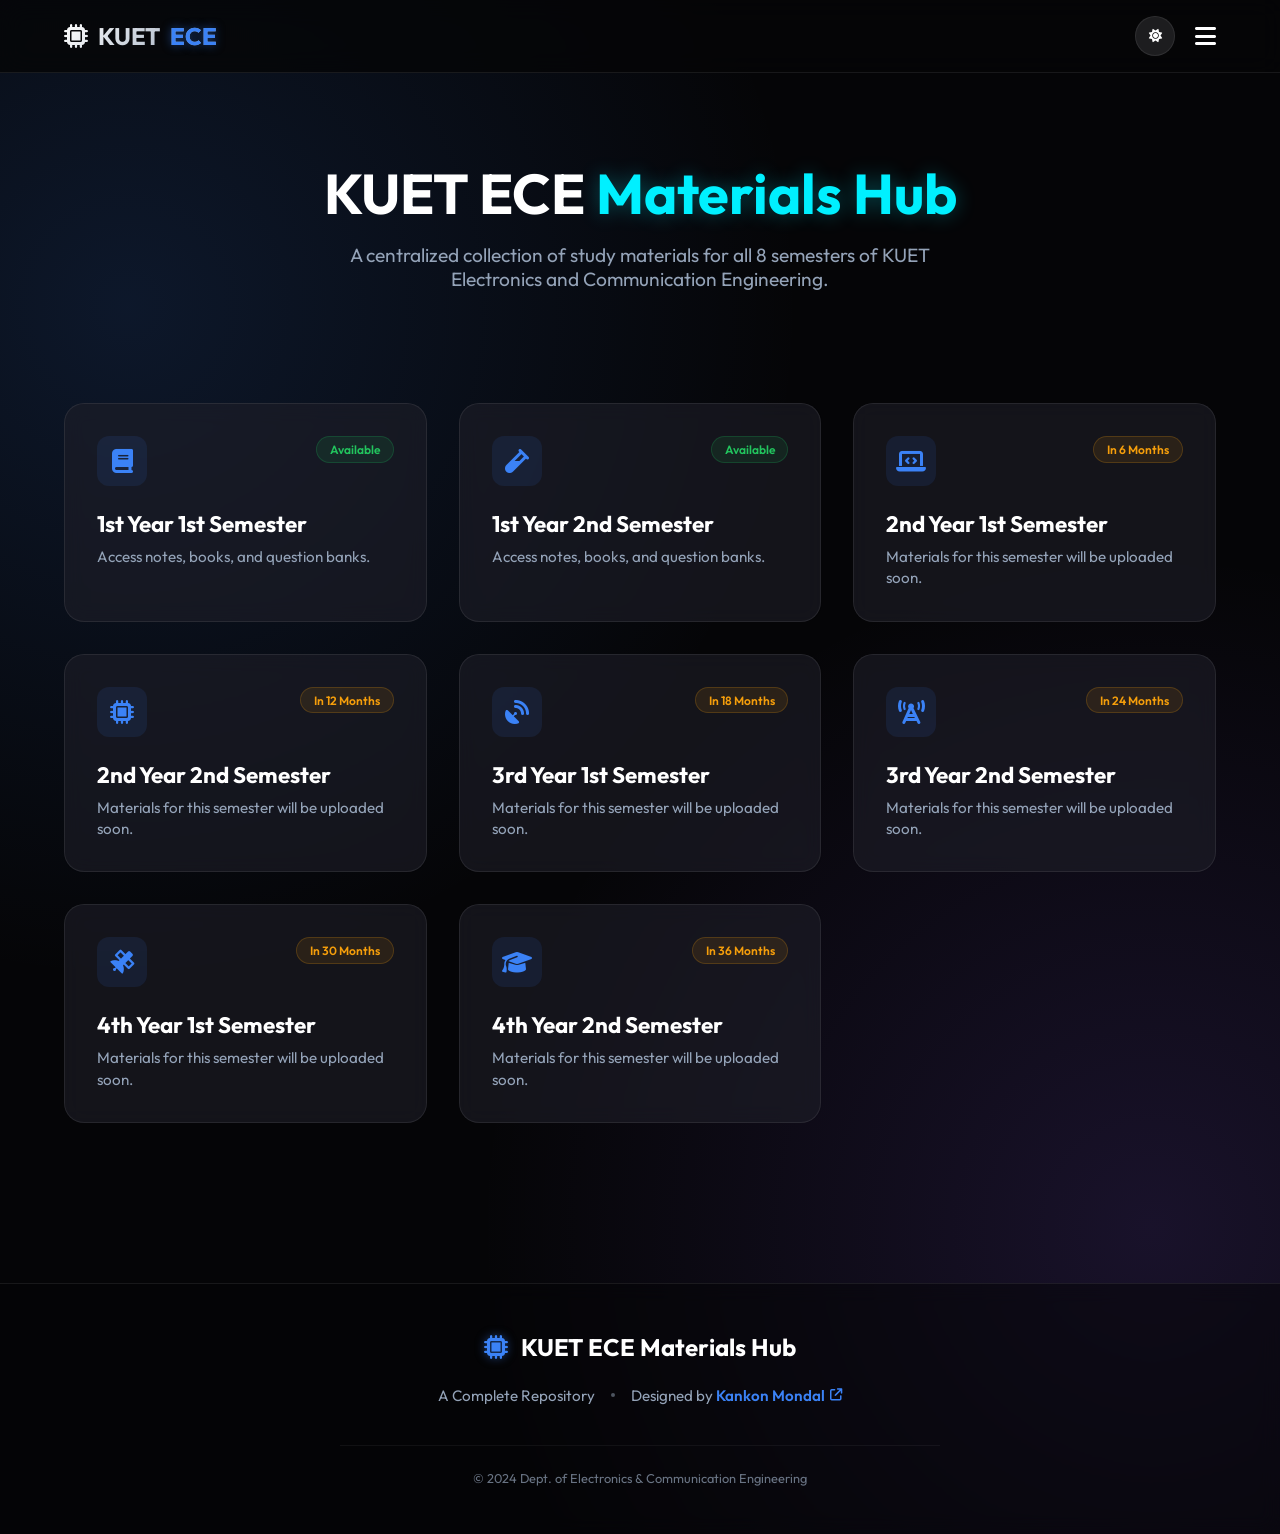
<file: index.html>
<!DOCTYPE html>
<html lang="en">
<head>
    <meta charset="UTF-8">
    <meta name="viewport" content="width=device-width, initial-scale=1.0">
    <title>KUET ECE Materials Hub</title>
    <meta name="description" content="A centralized collection of study materials for KUET Electronics and Communication Engineering.">
    <meta property="og:title" content="KUET ECE Materials Hub">
    <meta property="og:description" content="Access lecture notes, books, and question banks for KUET ECE.">
    <meta property="og:type" content="website">
    <meta name="theme-color" content="#3b82f6">
    <link rel="icon" href="assets/favicon.ico" type="image/x-icon">
    <link rel="preconnect" href="https://fonts.googleapis.com">
    <link rel="preconnect" href="https://fonts.gstatic.com" crossorigin>
    <link href="https://fonts.googleapis.com/css2?family=Inter:wght@400;500;600;700&family=Outfit:wght@400;500;700&display=swap" rel="stylesheet">
    <link rel="stylesheet" href="css/style.css">
    <link rel="stylesheet" href="https://cdnjs.cloudflare.com/ajax/libs/font-awesome/6.4.0/css/all.min.css">
</head>
<body>

    <header>
        <a href="index.html" class="logo">
            <i class="fa-solid fa-microchip"></i>
            KUET <span>ECE</span>
        </a>
        <nav class="main-nav">
            <div class="nav-links">
                <a href="index.html" class="active">Home</a>
                <a href="pages/semester-1-1.html">Semester 1-1</a>
                <a href="pages/semester-1-2.html">Semester 1-2</a>
                <a href="pages/semester-2-1.html">Semester 2-1</a>
                <a href="pages/semester-2-2.html">Semester 2-2</a>
                <a href="pages/semester-3-1.html">Semester 3-1</a>
                <a href="pages/semester-3-2.html">Semester 3-2</a>
                <a href="pages/semester-4-1.html">Semester 4-1</a>
                <a href="pages/semester-4-2.html">Semester 4-2</a>
            </div>
            <div class="nav-actions">
                <button class="theme-toggle" onclick="toggleTheme()" aria-label="Toggle Dark Mode">
                    <i class="fa-solid fa-sun"></i>
                </button>
                <button class="mobile-menu-btn" onclick="toggleMobileMenu()" aria-label="Toggle Menu">
                    <i class="fa-solid fa-bars"></i>
                </button>
            </div>
        </nav>
    </header>

    <main>
        <section class="hero hub-hero">
            <h1>KUET ECE <span class="highlight">Materials Hub</span></h1>
            <p>A centralized collection of study materials for all 8 semesters of KUET Electronics and Communication Engineering.</p>
        </section>

        <section class="hub-grid">
            <!-- Semester 1-1 -->
            <a href="pages/semester-1-1.html" class="hub-card">
                <div class="hub-card-header">
                    <div class="hub-card-icon"><i class="fa-solid fa-book"></i></div>
                    <span class="status-badge available">Available</span>
                </div>
                <h3>1st Year 1st Semester</h3>
                <p>Access notes, books, and question banks.</p>
            </a>

            <!-- Semester 1-2 -->
            <a href="pages/semester-1-2.html" class="hub-card">
                <div class="hub-card-header">
                    <div class="hub-card-icon"><i class="fa-solid fa-vial"></i></div>
                    <span class="status-badge available">Available</span>
                </div>
                <h3>1st Year 2nd Semester</h3>
                <p>Access notes, books, and question banks.</p>
            </a>

            <!-- Semester 2-1 -->
            <a href="pages/semester-2-1.html" class="hub-card">
                <div class="hub-card-header">
                    <div class="hub-card-icon"><i class="fa-solid fa-laptop-code"></i></div>
                    <span class="status-badge upcoming countdown" data-date="2027-01-01T00:00:00">In 6 Months</span>
                </div>
                <h3>2nd Year 1st Semester</h3>
                <p>Materials for this semester will be uploaded soon.</p>
            </a>

            <!-- Semester 2-2 -->
            <a href="pages/semester-2-2.html" class="hub-card">
                <div class="hub-card-header">
                    <div class="hub-card-icon"><i class="fa-solid fa-microchip"></i></div>
                    <span class="status-badge upcoming countdown" data-date="2027-07-01T00:00:00">In 12 Months</span>
                </div>
                <h3>2nd Year 2nd Semester</h3>
                <p>Materials for this semester will be uploaded soon.</p>
            </a>

            <!-- Semester 3-1 -->
            <a href="pages/semester-3-1.html" class="hub-card">
                <div class="hub-card-header">
                    <div class="hub-card-icon"><i class="fa-solid fa-satellite-dish"></i></div>
                    <span class="status-badge upcoming countdown" data-date="2028-01-01T00:00:00">In 18 Months</span>
                </div>
                <h3>3rd Year 1st Semester</h3>
                <p>Materials for this semester will be uploaded soon.</p>
            </a>

            <!-- Semester 3-2 -->
            <a href="pages/semester-3-2.html" class="hub-card">
                <div class="hub-card-header">
                    <div class="hub-card-icon"><i class="fa-solid fa-tower-cell"></i></div>
                    <span class="status-badge upcoming countdown" data-date="2028-07-01T00:00:00">In 24 Months</span>
                </div>
                <h3>3rd Year 2nd Semester</h3>
                <p>Materials for this semester will be uploaded soon.</p>
            </a>

            <!-- Semester 4-1 -->
            <a href="pages/semester-4-1.html" class="hub-card">
                <div class="hub-card-header">
                    <div class="hub-card-icon"><i class="fa-solid fa-satellite"></i></div>
                    <span class="status-badge upcoming countdown" data-date="2029-01-01T00:00:00">In 30 Months</span>
                </div>
                <h3>4th Year 1st Semester</h3>
                <p>Materials for this semester will be uploaded soon.</p>
            </a>

            <!-- Semester 4-2 -->
            <a href="pages/semester-4-2.html" class="hub-card">
                <div class="hub-card-header">
                    <div class="hub-card-icon"><i class="fa-solid fa-graduation-cap"></i></div>
                    <span class="status-badge upcoming countdown" data-date="2029-07-01T00:00:00">In 36 Months</span>
                </div>
                <h3>4th Year 2nd Semester</h3>
                <p>Materials for this semester will be uploaded soon.</p>
            </a>
        </section>
    </main>

    <footer>
        <div class="footer-content">
            <div class="footer-logo">
                <i class="fa-solid fa-microchip"></i>
                <span>KUET ECE Materials Hub</span>
            </div>
            
            <div class="footer-links">
                <p>A Complete Repository</p>
                <span class="separator"></span>
                <p>Designed by <a href="https://facebook.com/kankonnil" target="_blank" class="designer-link">Kankon Mondal <i class="fa-solid fa-arrow-up-right-from-square"></i></a></p>
            </div>

            <div class="footer-bottom">
                &copy; 2024 Dept. of Electronics & Communication Engineering
            </div>
        </div>
    </footer>

    <script src="js/script.js"></script>
    <button id="scrollTopBtn" class="scroll-top-btn" onclick="scrollToTop()" aria-label="Scroll to top">
        <i class="fa-solid fa-arrow-up"></i>
    </button>
</body>
</html>
</file>
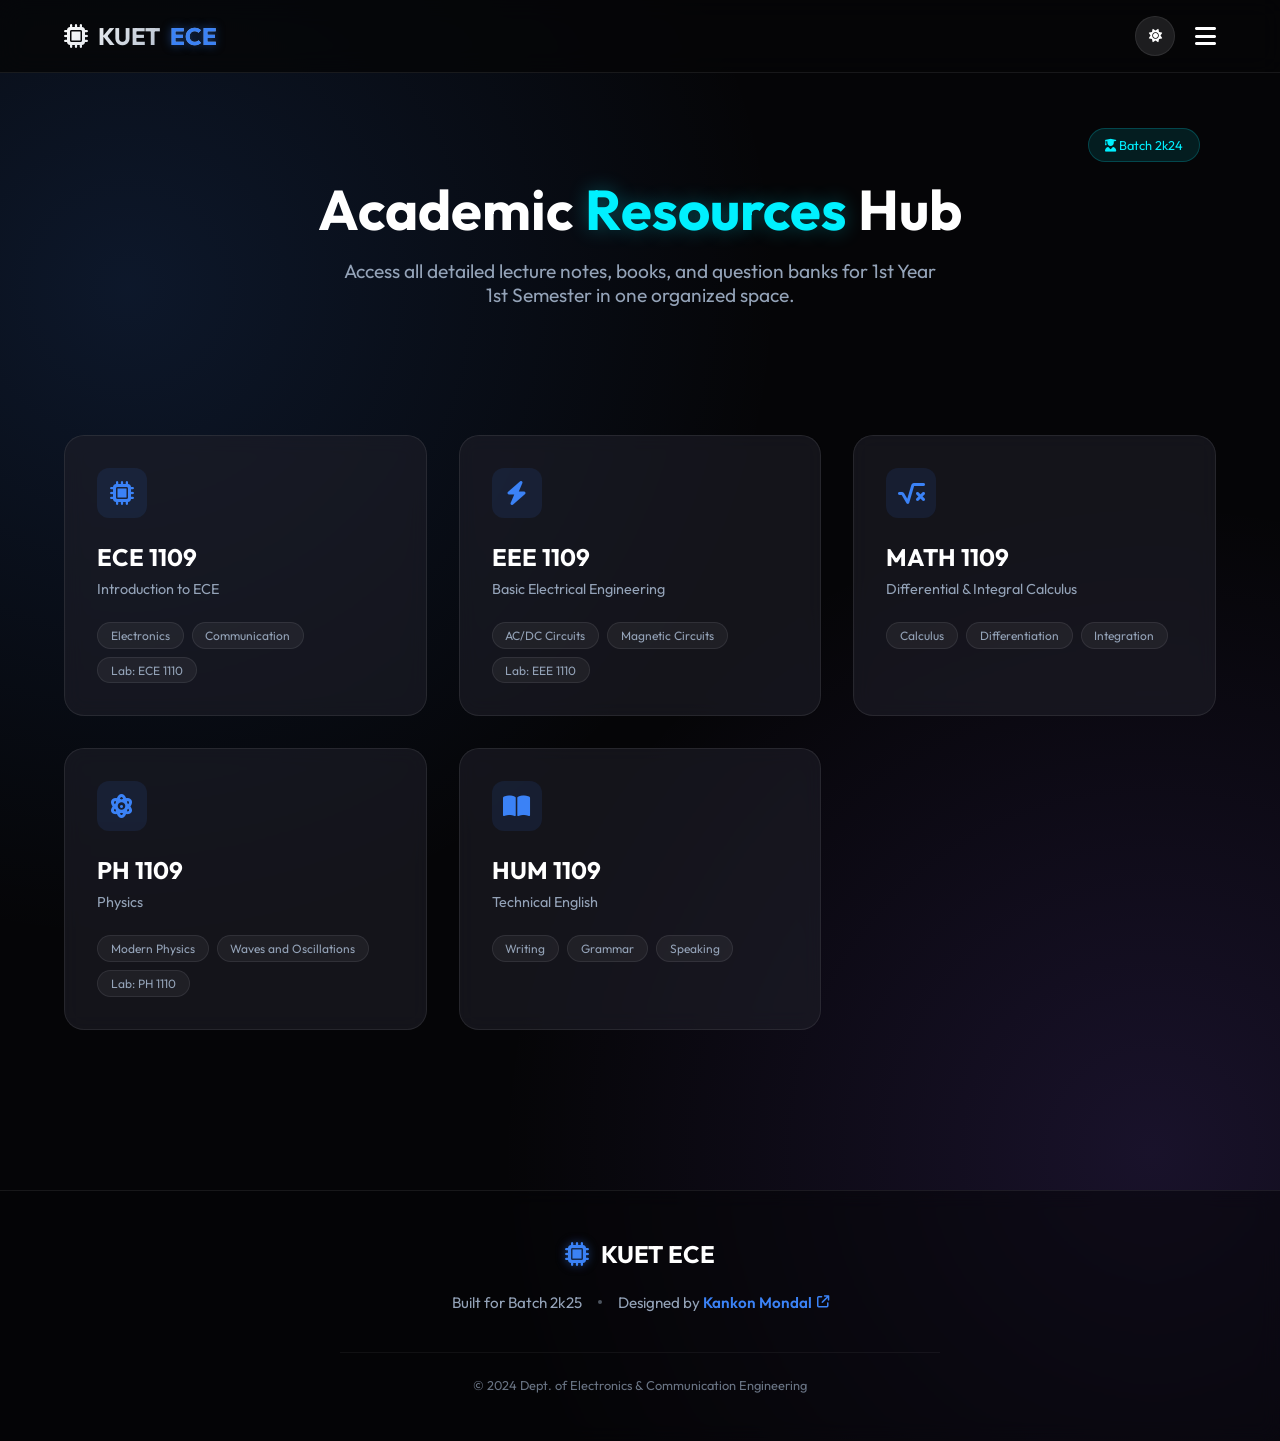
<file: pages/semester-1-1.html>
<!DOCTYPE html>
<html lang="en">
<head>
    <meta charset="UTF-8">
    <meta name="viewport" content="width=device-width, initial-scale=1.0">
    <title>KUET ECE | 1-1 Hub</title>
    <meta name="description" content="A centralized collection of study materials for KUET Electronics and Communication Engineering.">
    <meta property="og:title" content="KUET ECE Materials Hub">
    <meta property="og:description" content="Access lecture notes, books, and question banks for KUET ECE.">
    <meta property="og:type" content="website">
    <meta name="theme-color" content="#3b82f6">
    <link rel="icon" href="../assets/favicon.ico" type="image/x-icon">
    <link rel="preconnect" href="https://fonts.googleapis.com">
    <link rel="preconnect" href="https://fonts.gstatic.com" crossorigin>
    <link href="https://fonts.googleapis.com/css2?family=Inter:wght@400;500;600;700&family=Outfit:wght@400;500;700&display=swap" rel="stylesheet">
    <link rel="stylesheet" href="../css/style.css">
    <link rel="stylesheet" href="https://cdnjs.cloudflare.com/ajax/libs/font-awesome/6.4.0/css/all.min.css">
</head>
<body>

    <header>
        <a href="../index.html" class="logo">
            <i class="fa-solid fa-microchip"></i>
            KUET <span>ECE</span>
        </a>
        <nav class="main-nav">
            <div class="nav-links">
                <a href="../index.html">Home</a>
                <a href="semester-1-1.html" class="active">Semester 1-1</a>
                <a href="semester-1-2.html">Semester 1-2</a>
                <a href="semester-2-1.html">Semester 2-1</a>
                <a href="semester-2-2.html">Semester 2-2</a>
                <a href="semester-3-1.html">Semester 3-1</a>
                <a href="semester-3-2.html">Semester 3-2</a>
                <a href="semester-4-1.html">Semester 4-1</a>
                <a href="semester-4-2.html">Semester 4-2</a>
            </div>
            <div class="nav-actions">
                <button class="theme-toggle" onclick="toggleTheme()" aria-label="Toggle Dark Mode">
                    <i class="fa-solid fa-sun"></i>
                </button>
                <button class="mobile-menu-btn" onclick="toggleMobileMenu()" aria-label="Toggle Menu">
                    <i class="fa-solid fa-bars"></i>
                </button>
            </div>
        </nav>
    </header>

    <main>
        <section class="hero">
            <div class="user-badge"><i class="fa-solid fa-user-graduate"></i> Batch 2k24</div>
            <h1>Academic <span class="highlight">Resources</span> Hub</h1>
            <p>Access all detailed lecture notes, books, and question banks for 1st Year 1st Semester in one organized space.</p>
        </section>

        <section class="subject-grid">
            <!-- ECE 1109 -->
            <div class="card" onclick="openViewer('ECE 1109 - Intro to ECE', 'ece')">
                <div class="card-icon"><i class="fa-solid fa-microchip"></i></div>
                <h3>ECE 1109</h3>
                <p>Introduction to ECE</p>
                <div class="tags">
                    <span class="tag">Electronics</span>
                    <span class="tag">Communication</span>
                    <span class="tag">Lab: ECE 1110</span>
                </div>
            </div>

            <!-- EEE 1109 -->
            <div class="card" onclick="openViewer('EEE 1109 - Basic Electrical', 'eee')">
                <div class="card-icon"><i class="fa-solid fa-bolt"></i></div>
                <h3>EEE 1109</h3>
                <p>Basic Electrical Engineering</p>
                <div class="tags">
                    <span class="tag">AC/DC Circuits</span>
                    <span class="tag">Magnetic Circuits</span>
                    <span class="tag">Lab: EEE 1110</span>
                </div>
            </div>

            <!-- Math 1109 -->
            <div class="card" onclick="openViewer('MATH 1109 - Calculus', 'math')">
                <div class="card-icon"><i class="fa-solid fa-square-root-variable"></i></div>
                <h3>MATH 1109</h3>
                <p>Differential & Integral Calculus</p>
                <div class="tags">
                    <span class="tag">Calculus</span>
                    <span class="tag">Differentiation</span>
                    <span class="tag">Integration</span>
                </div>
            </div>

            <!-- Phy 1109 -->
            <div class="card" onclick="openViewer('PH 1109 - Physics', 'phy')">
                <div class="card-icon"><i class="fa-solid fa-atom"></i></div>
                <h3>PH 1109</h3>
                <p>Physics</p>
                <div class="tags">
                    <span class="tag">Modern Physics</span>
                    <span class="tag">Waves and Oscillations</span>
                    <span class="tag">Lab: PH 1110</span>
                </div>
            </div>

            <!-- Hum 1109 -->
            <div class="card" onclick="openViewer('HUM 1109 - Technical English', 'hum')">
                <div class="card-icon"><i class="fa-solid fa-book-open"></i></div>
                <h3>HUM 1109</h3>
                <p>Technical English</p>
                <div class="tags">
                    <span class="tag">Writing</span>
                    <span class="tag">Grammar</span>
                    <span class="tag">Speaking</span>
                </div>
            </div>
        </section>
    </main>

    <div class="resource-viewer" id="viewerModal">
        <div class="viewer-content">
            <div class="viewer-header">
                <h2 id="modalTitle">Subject Name</h2>
                <button class="close-btn" onclick="closeViewer()"><i class="fa-solid fa-xmark"></i></button>
            </div>
            
            <div class="viewer-tabs">
                <button class="tab-btn active" id="notesBtn" onclick="switchTab('notes')">Lecture Notes</button>
                <button class="tab-btn" id="booksBtn" onclick="switchTab('books')">Books</button>
                <button class="tab-btn" onclick="switchTab('questions')">Question Bank</button>
                <button class="tab-btn" id="slidesBtn" onclick="switchTab('slides')">Slides</button>
                <button class="tab-btn" id="notes2k22Btn" onclick="switchTab('notes2k22')">2k22 Notes</button>
                <button class="tab-btn" id="labManualsBtn" onclick="switchTab('labManuals')">Lab Manuals</button>
                <button class="tab-btn" id="writingTabBtn" onclick="switchTab('writing')">Writing Part</button>
                <button class="tab-btn" id="labTabBtn" onclick="switchTab('labs')">Labs (1110)</button>
            </div>
            <iframe id="driveFrame" class="drive-frame" src="about:blank"></iframe>
            
        </div>
    </div>

    <footer>
        <div class="footer-content">
            <div class="footer-logo">
                <i class="fa-solid fa-microchip"></i>
                <span>KUET ECE</span>
            </div>
            
            <div class="footer-links">
                <p>Built for Batch 2k25</p>
                <span class="separator"></span>
                <p>Designed by <a href="https://facebook.com/kankonnil" target="_blank" class="designer-link">Kankon Mondal <i class="fa-solid fa-arrow-up-right-from-square"></i></a></p>
            </div>

            <div class="footer-bottom">
                &copy; 2024 Dept. of Electronics & Communication Engineering
            </div>
        </div>
    </footer>

    <script src="../js/script.js"></script>
    <button id="scrollTopBtn" class="scroll-top-btn" onclick="scrollToTop()" aria-label="Scroll to top">
        <i class="fa-solid fa-arrow-up"></i>
    </button>
</body>
</html>
</file>
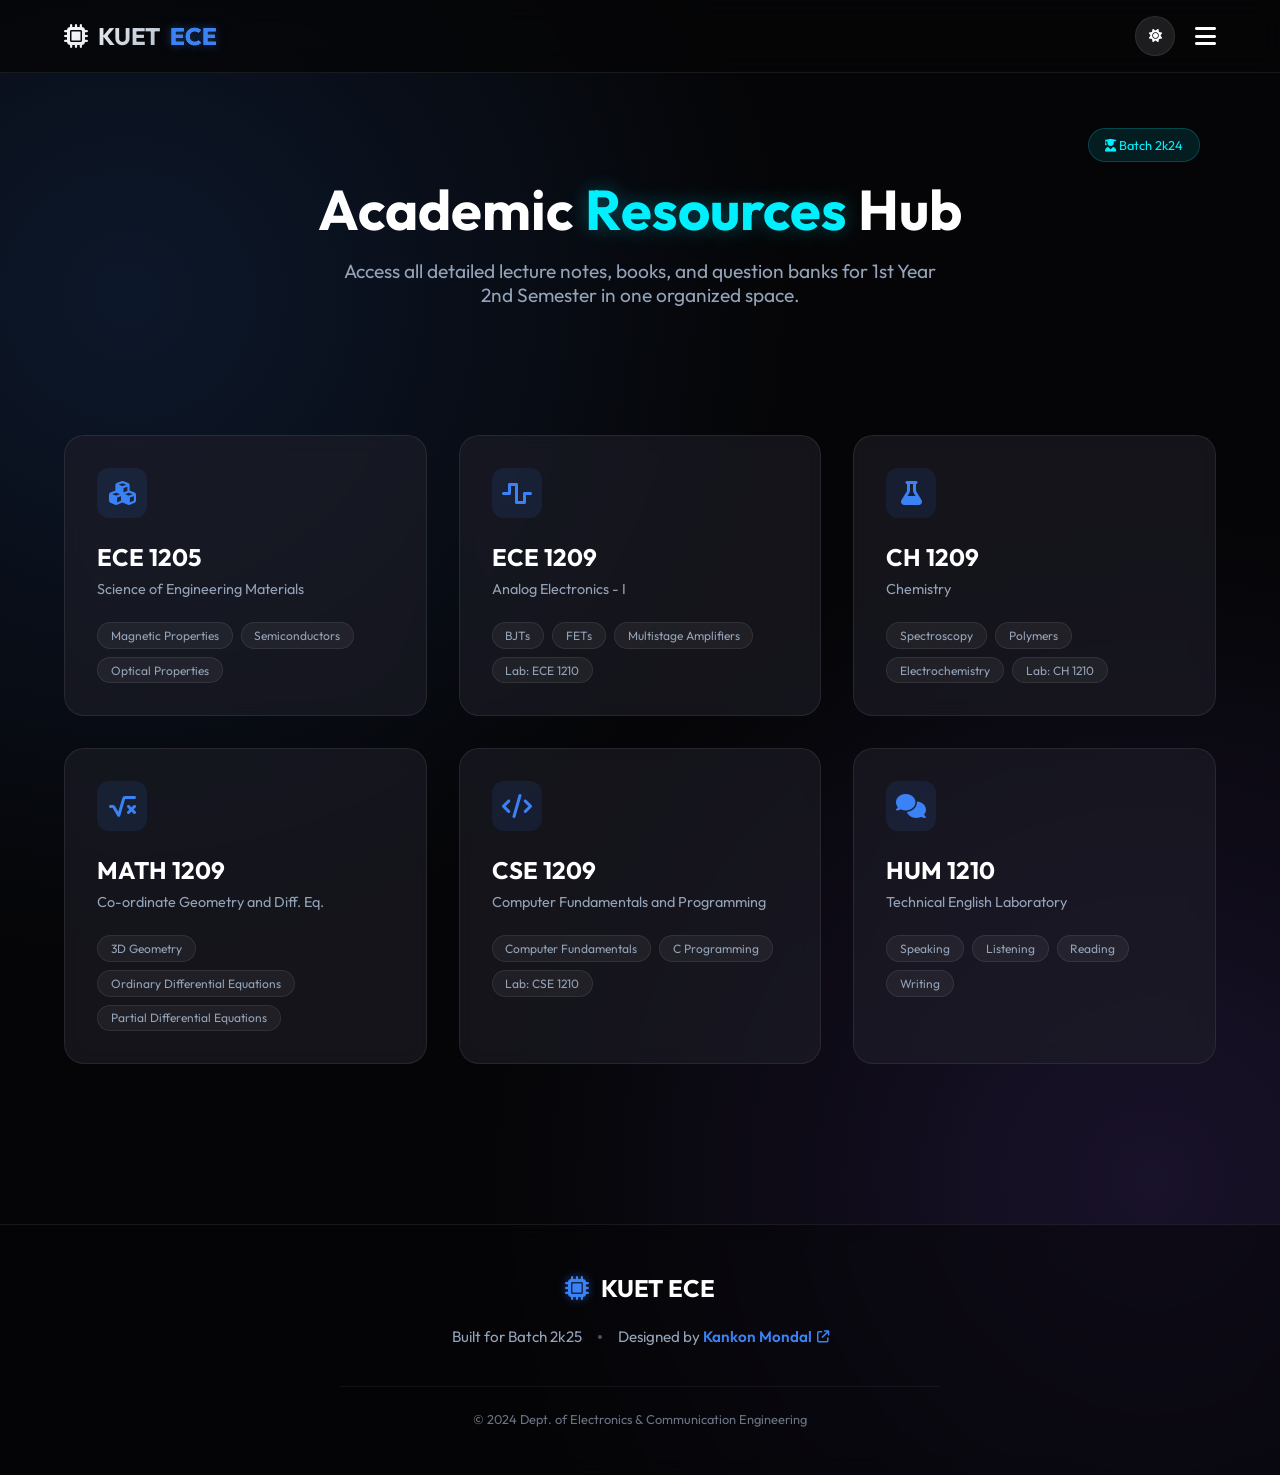
<file: pages/semester-1-2.html>
<!DOCTYPE html>
<html lang="en">
<head>
    <meta charset="UTF-8">
    <meta name="viewport" content="width=device-width, initial-scale=1.0">
    <title>KUET ECE | 1-2 Hub</title>
    <meta name="description" content="A centralized collection of study materials for KUET Electronics and Communication Engineering.">
    <meta property="og:title" content="KUET ECE Materials Hub">
    <meta property="og:description" content="Access lecture notes, books, and question banks for KUET ECE.">
    <meta property="og:type" content="website">
    <meta name="theme-color" content="#3b82f6">
    <link rel="icon" href="../assets/favicon.ico" type="image/x-icon">
    <link rel="preconnect" href="https://fonts.googleapis.com">
    <link rel="preconnect" href="https://fonts.gstatic.com" crossorigin>
    <link href="https://fonts.googleapis.com/css2?family=Inter:wght@400;500;600;700&family=Outfit:wght@400;500;700&display=swap" rel="stylesheet">
    <link rel="stylesheet" href="../css/style.css">
    <link rel="stylesheet" href="https://cdnjs.cloudflare.com/ajax/libs/font-awesome/6.4.0/css/all.min.css">
</head>
<body>

    <header>
        <a href="../index.html" class="logo">
            <i class="fa-solid fa-microchip"></i>
            KUET <span>ECE</span>
        </a>
        <nav class="main-nav">
            <div class="nav-links">
                <a href="../index.html">Home</a>
                <a href="semester-1-1.html">Semester 1-1</a>
                <a href="semester-1-2.html" class="active">Semester 1-2</a>
                <a href="semester-2-1.html">Semester 2-1</a>
                <a href="semester-2-2.html">Semester 2-2</a>
                <a href="semester-3-1.html">Semester 3-1</a>
                <a href="semester-3-2.html">Semester 3-2</a>
                <a href="semester-4-1.html">Semester 4-1</a>
                <a href="semester-4-2.html">Semester 4-2</a>
            </div>
            <div class="nav-actions">
                <button class="theme-toggle" onclick="toggleTheme()" aria-label="Toggle Dark Mode">
                    <i class="fa-solid fa-sun"></i>
                </button>
                <button class="mobile-menu-btn" onclick="toggleMobileMenu()" aria-label="Toggle Menu">
                    <i class="fa-solid fa-bars"></i>
                </button>
            </div>
        </nav>
    </header>

    <main>
        <section class="hero">
            <div class="user-badge"><i class="fa-solid fa-user-graduate"></i> Batch 2k24</div>
            <h1>Academic <span class="highlight">Resources</span> Hub</h1>
            <p>Access all detailed lecture notes, books, and question banks for 1st Year 2nd Semester in one organized space.</p>
        </section>

        <section class="subject-grid">
            <!-- ECE 1205 -->
            <div class="card" onclick="openViewer('ECE 1205 - Science of Engineering Materials', 'ece1205')">
                <div class="card-icon"><i class="fa-solid fa-cubes"></i></div>
                <h3>ECE 1205</h3>
                <p>Science of Engineering Materials</p>
                <div class="tags">
                    <span class="tag">Magnetic Properties</span>
                    <span class="tag">Semiconductors</span>
                    <span class="tag">Optical Properties</span>
                </div>
            </div>

            <!-- ECE 1209 -->
            <div class="card" onclick="openViewer('ECE 1209 - Analog Electronics - I', 'ece1209')">
                <div class="card-icon"><i class="fa-solid fa-wave-square"></i></div>
                <h3>ECE 1209</h3>
                <p>Analog Electronics - I</p>
                <div class="tags">
                    <span class="tag">BJTs</span>
                    <span class="tag">FETs</span>
                    <span class="tag">Multistage Amplifiers</span>
                    <span class="tag">Lab: ECE 1210</span>
                </div>
            </div>

            <!-- CH 1209 -->
            <div class="card" onclick="openViewer('CH 1209 - Chemistry', 'ch1209')">
                <div class="card-icon"><i class="fa-solid fa-flask"></i></div>
                <h3>CH 1209</h3>
                <p>Chemistry</p>
                <div class="tags">
                    <span class="tag">Spectroscopy</span>
                    <span class="tag">Polymers</span>
                    <span class="tag">Electrochemistry</span>
                    <span class="tag">Lab: CH 1210</span>
                </div>
            </div>

            <!-- MATH 1209 -->
            <div class="card" onclick="openViewer('MATH 1209 - Co-ordinate Geometry and Differential Equations', 'math1209')">
                <div class="card-icon"><i class="fa-solid fa-square-root-variable"></i></div>
                <h3>MATH 1209</h3>
                <p>Co-ordinate Geometry and Diff. Eq.</p>
                <div class="tags">
                    <span class="tag">3D Geometry</span>
                    <span class="tag">Ordinary Differential Equations</span>
                    <span class="tag">Partial Differential Equations</span>
                </div>
            </div>

            <!-- CSE 1209 -->
            <div class="card" onclick="openViewer('CSE 1209 - Computer Fundamentals and Programming', 'cse1209')">
                <div class="card-icon"><i class="fa-solid fa-code"></i></div>
                <h3>CSE 1209</h3>
                <p>Computer Fundamentals and Programming</p>
                <div class="tags">
                    <span class="tag">Computer Fundamentals</span>
                    <span class="tag">C Programming</span>
                    <span class="tag">Lab: CSE 1210</span>
                </div>
            </div>

            <!-- HUM 1210 -->
            <div class="card" onclick="openViewer('HUM 1210 - Technical English Laboratory', 'hum1210')">
                <div class="card-icon"><i class="fa-solid fa-comments"></i></div>
                <h3>HUM 1210</h3>
                <p>Technical English Laboratory</p>
                <div class="tags">
                    <span class="tag">Speaking</span>
                    <span class="tag">Listening</span>
                    <span class="tag">Reading</span>
                    <span class="tag">Writing</span>
                </div>
            </div>
        </section>
    </main>

    <div class="resource-viewer" id="viewerModal">
        <div class="viewer-content">
            <div class="viewer-header">
                <h2 id="modalTitle">Subject Name</h2>
                <button class="close-btn" onclick="closeViewer()"><i class="fa-solid fa-xmark"></i></button>
            </div>
            
            <div class="viewer-tabs">
                <button class="tab-btn active" id="notesBtn" onclick="switchTab('notes')">Lecture Notes</button>
                <button class="tab-btn" id="booksBtn" onclick="switchTab('books')">Books</button>
                <button class="tab-btn" onclick="switchTab('questions')">Question Bank</button>
                <button class="tab-btn" id="slidesBtn" onclick="switchTab('slides')">Slides</button>
                <button class="tab-btn" id="labManualsBtn" onclick="switchTab('labManuals')">Lab Manuals</button>
                <button class="tab-btn" id="writingTabBtn" onclick="switchTab('writing')">Writing Part</button>
                <button class="tab-btn" id="labTabBtn" onclick="switchTab('labs')">Labs (1210)</button>
            </div>
            <iframe id="driveFrame" class="drive-frame" src="about:blank"></iframe>
            
        </div>
    </div>

    <footer>
        <div class="footer-content">
            <div class="footer-logo">
                <i class="fa-solid fa-microchip"></i>
                <span>KUET ECE</span>
            </div>
            
            <div class="footer-links">
                <p>Built for Batch 2k25</p>
                <span class="separator"></span>
                <p>Designed by <a href="https://facebook.com/kankonnil" target="_blank" class="designer-link">Kankon Mondal <i class="fa-solid fa-arrow-up-right-from-square"></i></a></p>
            </div>

            <div class="footer-bottom">
                &copy; 2024 Dept. of Electronics & Communication Engineering
            </div>
        </div>
    </footer>

    <script src="../js/script-1-2.js"></script>
    <button id="scrollTopBtn" class="scroll-top-btn" onclick="scrollToTop()" aria-label="Scroll to top">
        <i class="fa-solid fa-arrow-up"></i>
    </button>
</body>
</html>
</file>
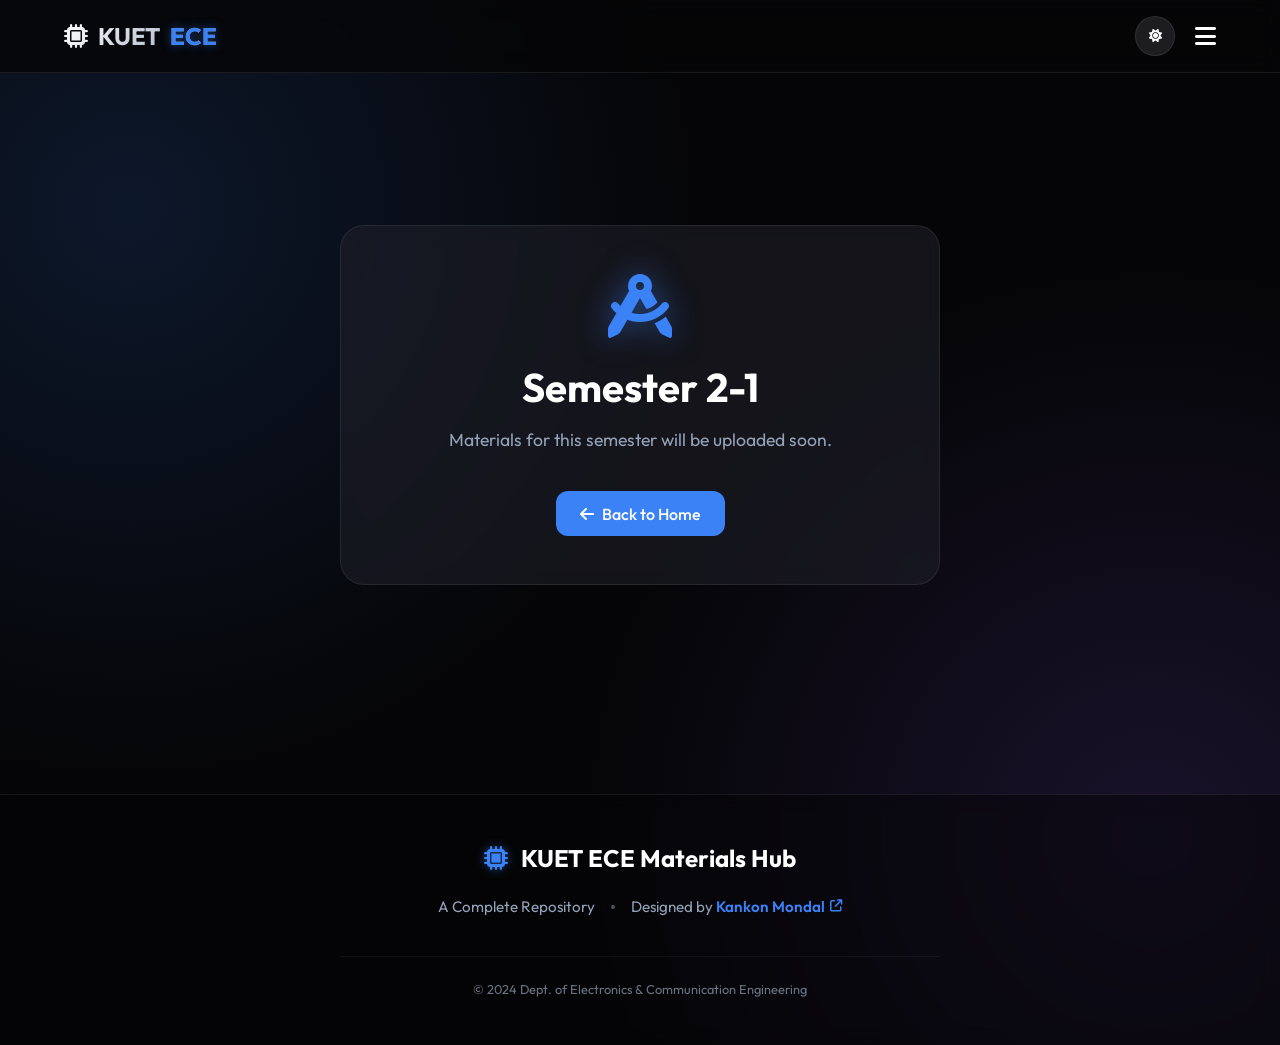
<file: pages/semester-2-1.html>
<!DOCTYPE html>
<html lang="en">
<head>
    <meta charset="UTF-8">
    <meta name="viewport" content="width=device-width, initial-scale=1.0">
    <title>Semester 2-1 | Coming Soon</title>
    <meta name="description" content="A centralized collection of study materials for KUET Electronics and Communication Engineering.">
    <meta property="og:title" content="KUET ECE Materials Hub">
    <meta property="og:description" content="Access lecture notes, books, and question banks for KUET ECE.">
    <meta property="og:type" content="website">
    <meta name="theme-color" content="#3b82f6">
    <link rel="icon" href="../assets/favicon.ico" type="image/x-icon">
    <link rel="preconnect" href="https://fonts.googleapis.com">
    <link rel="preconnect" href="https://fonts.gstatic.com" crossorigin>
    <link href="https://fonts.googleapis.com/css2?family=Inter:wght@400;500;600;700&family=Outfit:wght@400;500;700&display=swap" rel="stylesheet">
    <link rel="stylesheet" href="../css/style.css">
    <link rel="stylesheet" href="https://cdnjs.cloudflare.com/ajax/libs/font-awesome/6.4.0/css/all.min.css">
</head>
<body>

    <header>
        <a href="../index.html" class="logo">
            <i class="fa-solid fa-microchip"></i>
            KUET <span>ECE</span>
        </a>
        <nav class="main-nav">
            <div class="nav-links">
                <a href="../index.html">Home</a>
                <a href="semester-1-1.html">Semester 1-1</a>
                <a href="semester-1-2.html">Semester 1-2</a>
                <a href="semester-2-1.html" class="active">Semester 2-1</a>
                <a href="semester-2-2.html">Semester 2-2</a>
                <a href="semester-3-1.html">Semester 3-1</a>
                <a href="semester-3-2.html">Semester 3-2</a>
                <a href="semester-4-1.html">Semester 4-1</a>
                <a href="semester-4-2.html">Semester 4-2</a>
            </div>
            <div class="nav-actions">
                <button class="theme-toggle" onclick="toggleTheme()" aria-label="Toggle Dark Mode">
                    <i class="fa-solid fa-sun"></i>
                </button>
                <button class="mobile-menu-btn" onclick="toggleMobileMenu()" aria-label="Toggle Menu">
                    <i class="fa-solid fa-bars"></i>
                </button>
            </div>
        </nav>
    </header>

    <main class="center-main">
        <div class="coming-soon-page">
            <i class="fa-solid fa-compass-drafting coming-soon-icon"></i>
            <h2>Semester 2-1</h2>
            <p>Materials for this semester will be uploaded soon.</p>
            <a href="../index.html" class="btn-back"><i class="fa-solid fa-arrow-left"></i> Back to Home</a>
        </div>
    </main>

    <footer>
        <div class="footer-content">
            <div class="footer-logo">
                <i class="fa-solid fa-microchip"></i>
                <span>KUET ECE Materials Hub</span>
            </div>
            
            <div class="footer-links">
                <p>A Complete Repository</p>
                <span class="separator"></span>
                <p>Designed by <a href="https://facebook.com/kankonnil" target="_blank" class="designer-link">Kankon Mondal <i class="fa-solid fa-arrow-up-right-from-square"></i></a></p>
            </div>

            <div class="footer-bottom">
                &copy; 2024 Dept. of Electronics & Communication Engineering
            </div>
        </div>
    </footer>

    <script src="../js/script.js"></script>
    <button id="scrollTopBtn" class="scroll-top-btn" onclick="scrollToTop()" aria-label="Scroll to top">
        <i class="fa-solid fa-arrow-up"></i>
    </button>
</body>
</html>
</file>
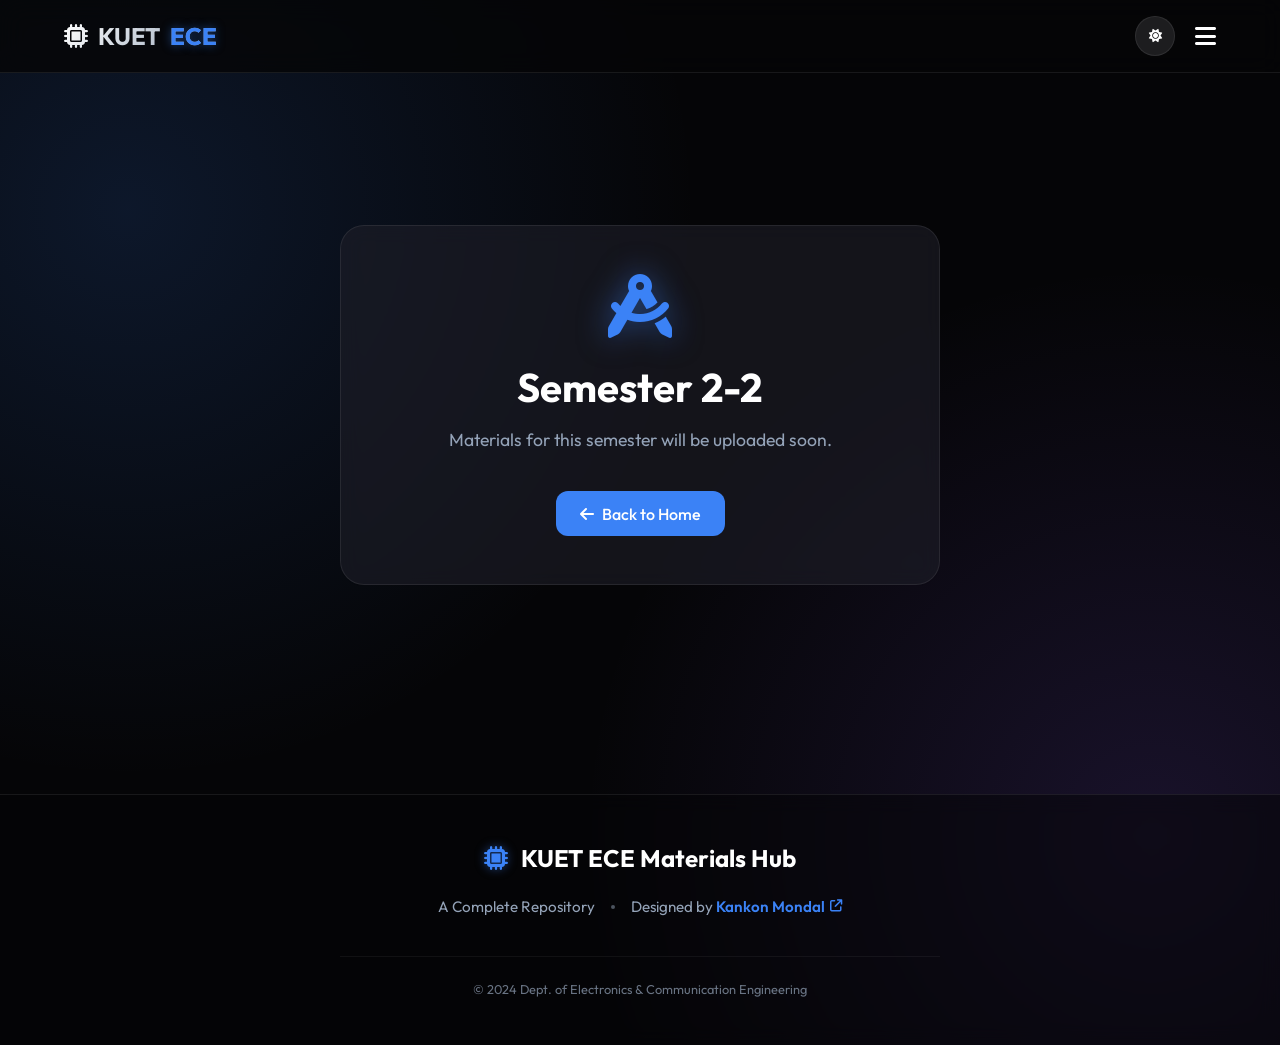
<file: pages/semester-2-2.html>
<!DOCTYPE html>
<html lang="en">
<head>
    <meta charset="UTF-8">
    <meta name="viewport" content="width=device-width, initial-scale=1.0">
    <title>Semester 2-2 | Coming Soon</title>
    <meta name="description" content="A centralized collection of study materials for KUET Electronics and Communication Engineering.">
    <meta property="og:title" content="KUET ECE Materials Hub">
    <meta property="og:description" content="Access lecture notes, books, and question banks for KUET ECE.">
    <meta property="og:type" content="website">
    <meta name="theme-color" content="#3b82f6">
    <link rel="icon" href="../assets/favicon.ico" type="image/x-icon">
    <link rel="preconnect" href="https://fonts.googleapis.com">
    <link rel="preconnect" href="https://fonts.gstatic.com" crossorigin>
    <link href="https://fonts.googleapis.com/css2?family=Inter:wght@400;500;600;700&family=Outfit:wght@400;500;700&display=swap" rel="stylesheet">
    <link rel="stylesheet" href="../css/style.css">
    <link rel="stylesheet" href="https://cdnjs.cloudflare.com/ajax/libs/font-awesome/6.4.0/css/all.min.css">
</head>
<body>

    <header>
        <a href="../index.html" class="logo">
            <i class="fa-solid fa-microchip"></i>
            KUET <span>ECE</span>
        </a>
        <nav class="main-nav">
            <div class="nav-links">
                <a href="../index.html">Home</a>
                <a href="semester-1-1.html">Semester 1-1</a>
                <a href="semester-1-2.html">Semester 1-2</a>
                <a href="semester-2-1.html">Semester 2-1</a>
                <a href="semester-2-2.html" class="active">Semester 2-2</a>
                <a href="semester-3-1.html">Semester 3-1</a>
                <a href="semester-3-2.html">Semester 3-2</a>
                <a href="semester-4-1.html">Semester 4-1</a>
                <a href="semester-4-2.html">Semester 4-2</a>
            </div>
            <div class="nav-actions">
                <button class="theme-toggle" onclick="toggleTheme()" aria-label="Toggle Dark Mode">
                    <i class="fa-solid fa-sun"></i>
                </button>
                <button class="mobile-menu-btn" onclick="toggleMobileMenu()" aria-label="Toggle Menu">
                    <i class="fa-solid fa-bars"></i>
                </button>
            </div>
        </nav>
    </header>

    <main class="center-main">
        <div class="coming-soon-page">
            <i class="fa-solid fa-compass-drafting coming-soon-icon"></i>
            <h2>Semester 2-2</h2>
            <p>Materials for this semester will be uploaded soon.</p>
            <a href="../index.html" class="btn-back"><i class="fa-solid fa-arrow-left"></i> Back to Home</a>
        </div>
    </main>

    <footer>
        <div class="footer-content">
            <div class="footer-logo">
                <i class="fa-solid fa-microchip"></i>
                <span>KUET ECE Materials Hub</span>
            </div>
            
            <div class="footer-links">
                <p>A Complete Repository</p>
                <span class="separator"></span>
                <p>Designed by <a href="https://facebook.com/kankonnil" target="_blank" class="designer-link">Kankon Mondal <i class="fa-solid fa-arrow-up-right-from-square"></i></a></p>
            </div>

            <div class="footer-bottom">
                &copy; 2024 Dept. of Electronics & Communication Engineering
            </div>
        </div>
    </footer>

    <script src="../js/script.js"></script>
    <button id="scrollTopBtn" class="scroll-top-btn" onclick="scrollToTop()" aria-label="Scroll to top">
        <i class="fa-solid fa-arrow-up"></i>
    </button>
</body>
</html>
</file>
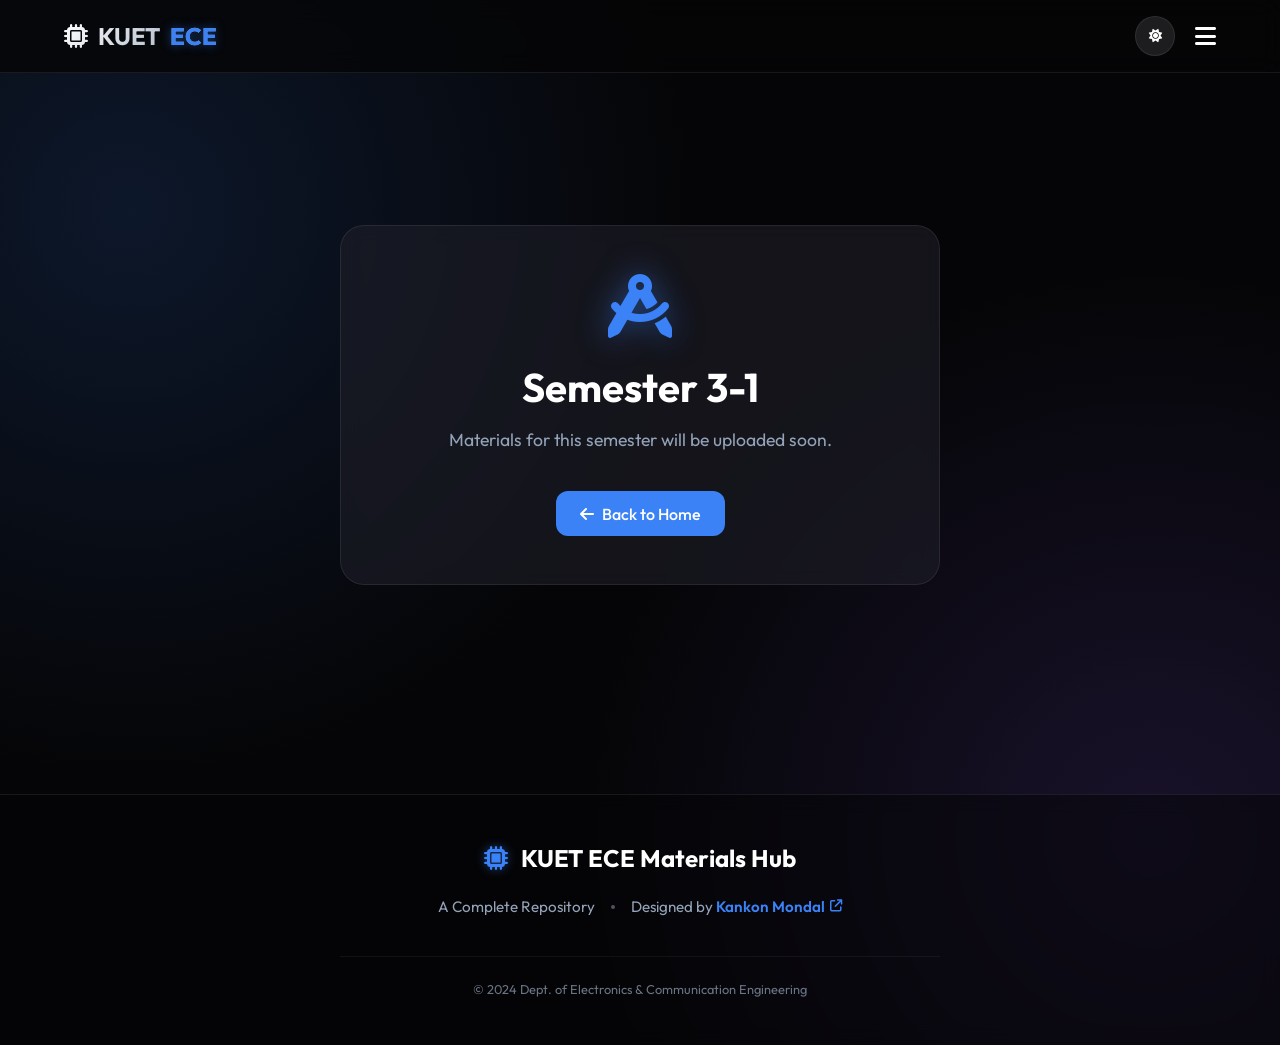
<file: pages/semester-3-1.html>
<!DOCTYPE html>
<html lang="en">
<head>
    <meta charset="UTF-8">
    <meta name="viewport" content="width=device-width, initial-scale=1.0">
    <title>Semester 3-1 | Coming Soon</title>
    <meta name="description" content="A centralized collection of study materials for KUET Electronics and Communication Engineering.">
    <meta property="og:title" content="KUET ECE Materials Hub">
    <meta property="og:description" content="Access lecture notes, books, and question banks for KUET ECE.">
    <meta property="og:type" content="website">
    <meta name="theme-color" content="#3b82f6">
    <link rel="icon" href="../assets/favicon.ico" type="image/x-icon">
    <link rel="preconnect" href="https://fonts.googleapis.com">
    <link rel="preconnect" href="https://fonts.gstatic.com" crossorigin>
    <link href="https://fonts.googleapis.com/css2?family=Inter:wght@400;500;600;700&family=Outfit:wght@400;500;700&display=swap" rel="stylesheet">
    <link rel="stylesheet" href="../css/style.css">
    <link rel="stylesheet" href="https://cdnjs.cloudflare.com/ajax/libs/font-awesome/6.4.0/css/all.min.css">
</head>
<body>

    <header>
        <a href="../index.html" class="logo">
            <i class="fa-solid fa-microchip"></i>
            KUET <span>ECE</span>
        </a>
        <nav class="main-nav">
            <div class="nav-links">
                <a href="../index.html">Home</a>
                <a href="semester-1-1.html">Semester 1-1</a>
                <a href="semester-1-2.html">Semester 1-2</a>
                <a href="semester-2-1.html">Semester 2-1</a>
                <a href="semester-2-2.html">Semester 2-2</a>
                <a href="semester-3-1.html" class="active">Semester 3-1</a>
                <a href="semester-3-2.html">Semester 3-2</a>
                <a href="semester-4-1.html">Semester 4-1</a>
                <a href="semester-4-2.html">Semester 4-2</a>
            </div>
            <div class="nav-actions">
                <button class="theme-toggle" onclick="toggleTheme()" aria-label="Toggle Dark Mode">
                    <i class="fa-solid fa-sun"></i>
                </button>
                <button class="mobile-menu-btn" onclick="toggleMobileMenu()" aria-label="Toggle Menu">
                    <i class="fa-solid fa-bars"></i>
                </button>
            </div>
        </nav>
    </header>

    <main class="center-main">
        <div class="coming-soon-page">
            <i class="fa-solid fa-compass-drafting coming-soon-icon"></i>
            <h2>Semester 3-1</h2>
            <p>Materials for this semester will be uploaded soon.</p>
            <a href="../index.html" class="btn-back"><i class="fa-solid fa-arrow-left"></i> Back to Home</a>
        </div>
    </main>

    <footer>
        <div class="footer-content">
            <div class="footer-logo">
                <i class="fa-solid fa-microchip"></i>
                <span>KUET ECE Materials Hub</span>
            </div>
            
            <div class="footer-links">
                <p>A Complete Repository</p>
                <span class="separator"></span>
                <p>Designed by <a href="https://facebook.com/kankonnil" target="_blank" class="designer-link">Kankon Mondal <i class="fa-solid fa-arrow-up-right-from-square"></i></a></p>
            </div>

            <div class="footer-bottom">
                &copy; 2024 Dept. of Electronics & Communication Engineering
            </div>
        </div>
    </footer>

    <script src="../js/script.js"></script>
    <button id="scrollTopBtn" class="scroll-top-btn" onclick="scrollToTop()" aria-label="Scroll to top">
        <i class="fa-solid fa-arrow-up"></i>
    </button>
</body>
</html>
</file>
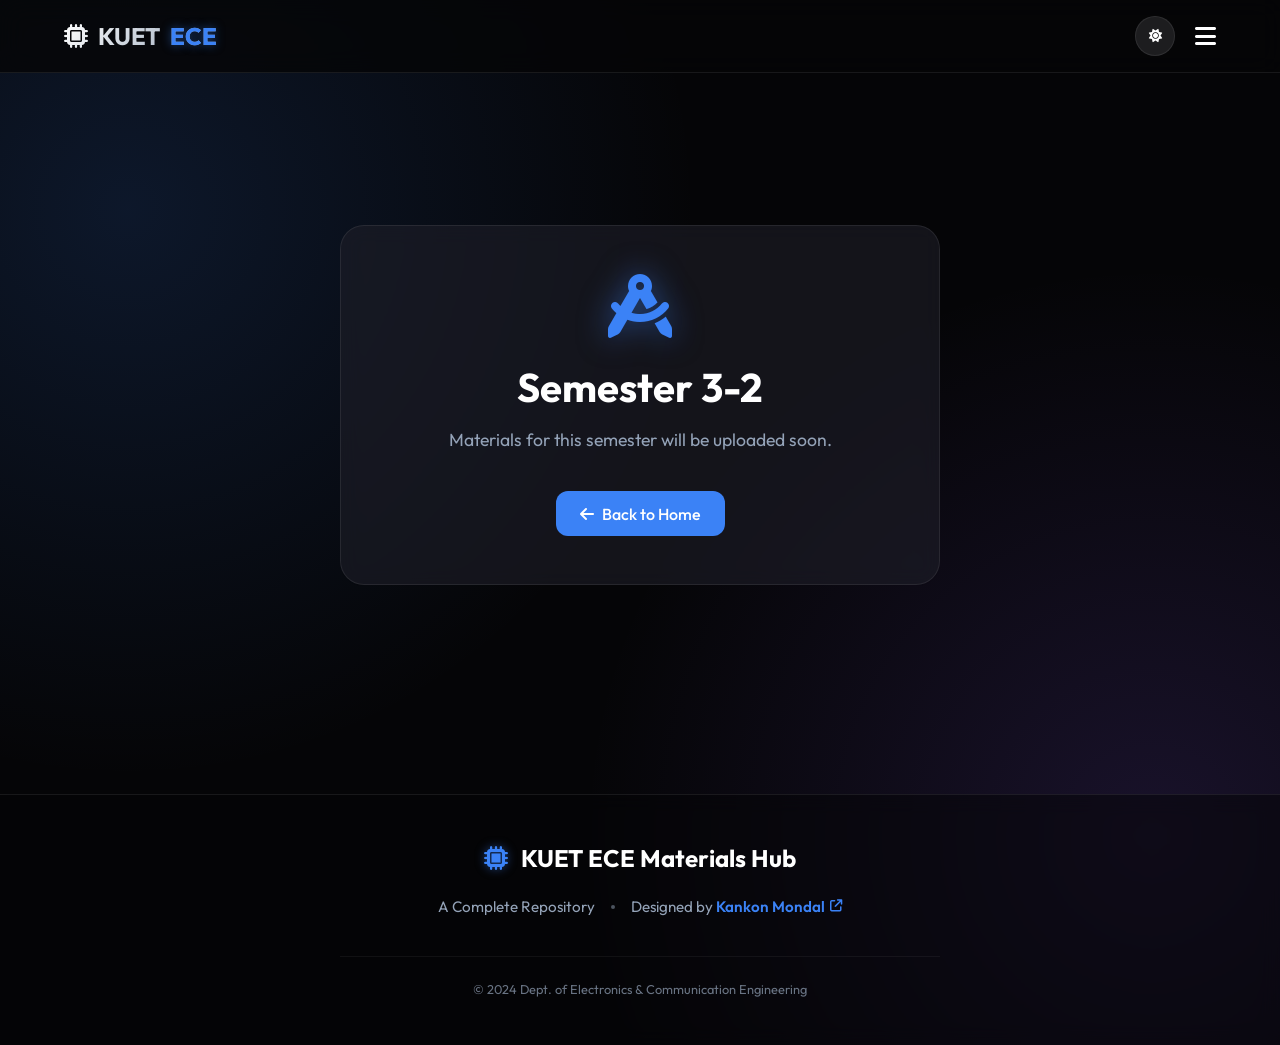
<file: pages/semester-3-2.html>
<!DOCTYPE html>
<html lang="en">
<head>
    <meta charset="UTF-8">
    <meta name="viewport" content="width=device-width, initial-scale=1.0">
    <title>Semester 3-2 | Coming Soon</title>
    <meta name="description" content="A centralized collection of study materials for KUET Electronics and Communication Engineering.">
    <meta property="og:title" content="KUET ECE Materials Hub">
    <meta property="og:description" content="Access lecture notes, books, and question banks for KUET ECE.">
    <meta property="og:type" content="website">
    <meta name="theme-color" content="#3b82f6">
    <link rel="icon" href="../assets/favicon.ico" type="image/x-icon">
    <link rel="preconnect" href="https://fonts.googleapis.com">
    <link rel="preconnect" href="https://fonts.gstatic.com" crossorigin>
    <link href="https://fonts.googleapis.com/css2?family=Inter:wght@400;500;600;700&family=Outfit:wght@400;500;700&display=swap" rel="stylesheet">
    <link rel="stylesheet" href="../css/style.css">
    <link rel="stylesheet" href="https://cdnjs.cloudflare.com/ajax/libs/font-awesome/6.4.0/css/all.min.css">
</head>
<body>

    <header>
        <a href="../index.html" class="logo">
            <i class="fa-solid fa-microchip"></i>
            KUET <span>ECE</span>
        </a>
        <nav class="main-nav">
            <div class="nav-links">
                <a href="../index.html">Home</a>
                <a href="semester-1-1.html">Semester 1-1</a>
                <a href="semester-1-2.html">Semester 1-2</a>
                <a href="semester-2-1.html">Semester 2-1</a>
                <a href="semester-2-2.html">Semester 2-2</a>
                <a href="semester-3-1.html">Semester 3-1</a>
                <a href="semester-3-2.html" class="active">Semester 3-2</a>
                <a href="semester-4-1.html">Semester 4-1</a>
                <a href="semester-4-2.html">Semester 4-2</a>
            </div>
            <div class="nav-actions">
                <button class="theme-toggle" onclick="toggleTheme()" aria-label="Toggle Dark Mode">
                    <i class="fa-solid fa-sun"></i>
                </button>
                <button class="mobile-menu-btn" onclick="toggleMobileMenu()" aria-label="Toggle Menu">
                    <i class="fa-solid fa-bars"></i>
                </button>
            </div>
        </nav>
    </header>

    <main class="center-main">
        <div class="coming-soon-page">
            <i class="fa-solid fa-compass-drafting coming-soon-icon"></i>
            <h2>Semester 3-2</h2>
            <p>Materials for this semester will be uploaded soon.</p>
            <a href="../index.html" class="btn-back"><i class="fa-solid fa-arrow-left"></i> Back to Home</a>
        </div>
    </main>

    <footer>
        <div class="footer-content">
            <div class="footer-logo">
                <i class="fa-solid fa-microchip"></i>
                <span>KUET ECE Materials Hub</span>
            </div>
            
            <div class="footer-links">
                <p>A Complete Repository</p>
                <span class="separator"></span>
                <p>Designed by <a href="https://facebook.com/kankonnil" target="_blank" class="designer-link">Kankon Mondal <i class="fa-solid fa-arrow-up-right-from-square"></i></a></p>
            </div>

            <div class="footer-bottom">
                &copy; 2024 Dept. of Electronics & Communication Engineering
            </div>
        </div>
    </footer>

    <script src="../js/script.js"></script>
    <button id="scrollTopBtn" class="scroll-top-btn" onclick="scrollToTop()" aria-label="Scroll to top">
        <i class="fa-solid fa-arrow-up"></i>
    </button>
</body>
</html>
</file>
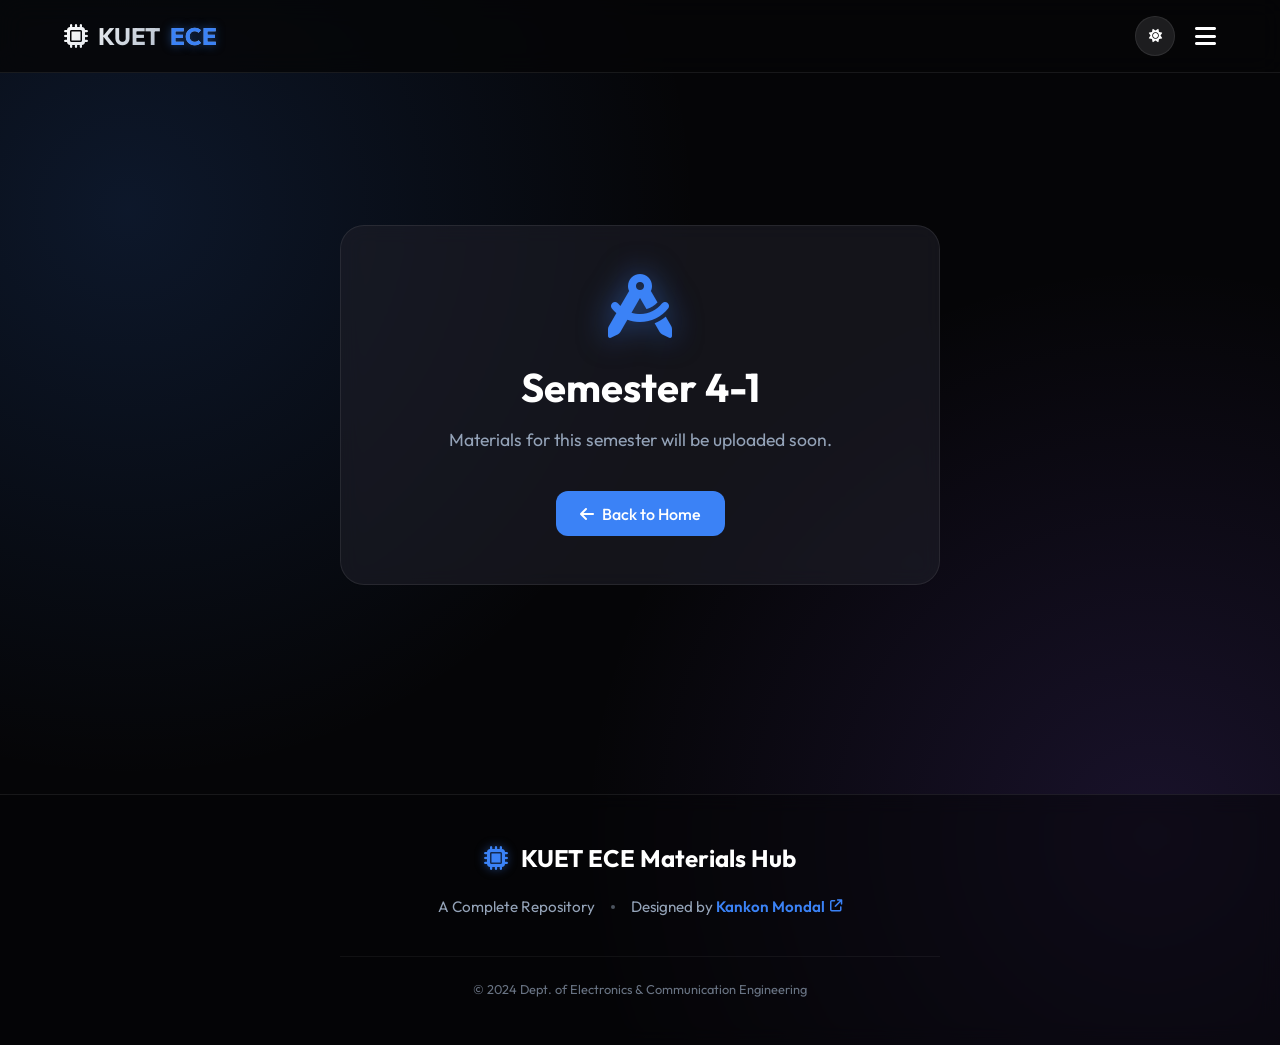
<file: pages/semester-4-1.html>
<!DOCTYPE html>
<html lang="en">
<head>
    <meta charset="UTF-8">
    <meta name="viewport" content="width=device-width, initial-scale=1.0">
    <title>Semester 4-1 | Coming Soon</title>
    <meta name="description" content="A centralized collection of study materials for KUET Electronics and Communication Engineering.">
    <meta property="og:title" content="KUET ECE Materials Hub">
    <meta property="og:description" content="Access lecture notes, books, and question banks for KUET ECE.">
    <meta property="og:type" content="website">
    <meta name="theme-color" content="#3b82f6">
    <link rel="icon" href="../assets/favicon.ico" type="image/x-icon">
    <link rel="preconnect" href="https://fonts.googleapis.com">
    <link rel="preconnect" href="https://fonts.gstatic.com" crossorigin>
    <link href="https://fonts.googleapis.com/css2?family=Inter:wght@400;500;600;700&family=Outfit:wght@400;500;700&display=swap" rel="stylesheet">
    <link rel="stylesheet" href="../css/style.css">
    <link rel="stylesheet" href="https://cdnjs.cloudflare.com/ajax/libs/font-awesome/6.4.0/css/all.min.css">
</head>
<body>

    <header>
        <a href="../index.html" class="logo">
            <i class="fa-solid fa-microchip"></i>
            KUET <span>ECE</span>
        </a>
        <nav class="main-nav">
            <div class="nav-links">
                <a href="../index.html">Home</a>
                <a href="semester-1-1.html">Semester 1-1</a>
                <a href="semester-1-2.html">Semester 1-2</a>
                <a href="semester-2-1.html">Semester 2-1</a>
                <a href="semester-2-2.html">Semester 2-2</a>
                <a href="semester-3-1.html">Semester 3-1</a>
                <a href="semester-3-2.html">Semester 3-2</a>
                <a href="semester-4-1.html" class="active">Semester 4-1</a>
                <a href="semester-4-2.html">Semester 4-2</a>
            </div>
            <div class="nav-actions">
                <button class="theme-toggle" onclick="toggleTheme()" aria-label="Toggle Dark Mode">
                    <i class="fa-solid fa-sun"></i>
                </button>
                <button class="mobile-menu-btn" onclick="toggleMobileMenu()" aria-label="Toggle Menu">
                    <i class="fa-solid fa-bars"></i>
                </button>
            </div>
        </nav>
    </header>

    <main class="center-main">
        <div class="coming-soon-page">
            <i class="fa-solid fa-compass-drafting coming-soon-icon"></i>
            <h2>Semester 4-1</h2>
            <p>Materials for this semester will be uploaded soon.</p>
            <a href="../index.html" class="btn-back"><i class="fa-solid fa-arrow-left"></i> Back to Home</a>
        </div>
    </main>

    <footer>
        <div class="footer-content">
            <div class="footer-logo">
                <i class="fa-solid fa-microchip"></i>
                <span>KUET ECE Materials Hub</span>
            </div>
            
            <div class="footer-links">
                <p>A Complete Repository</p>
                <span class="separator"></span>
                <p>Designed by <a href="https://facebook.com/kankonnil" target="_blank" class="designer-link">Kankon Mondal <i class="fa-solid fa-arrow-up-right-from-square"></i></a></p>
            </div>

            <div class="footer-bottom">
                &copy; 2024 Dept. of Electronics & Communication Engineering
            </div>
        </div>
    </footer>

    <script src="../js/script.js"></script>
    <button id="scrollTopBtn" class="scroll-top-btn" onclick="scrollToTop()" aria-label="Scroll to top">
        <i class="fa-solid fa-arrow-up"></i>
    </button>
</body>
</html>
</file>
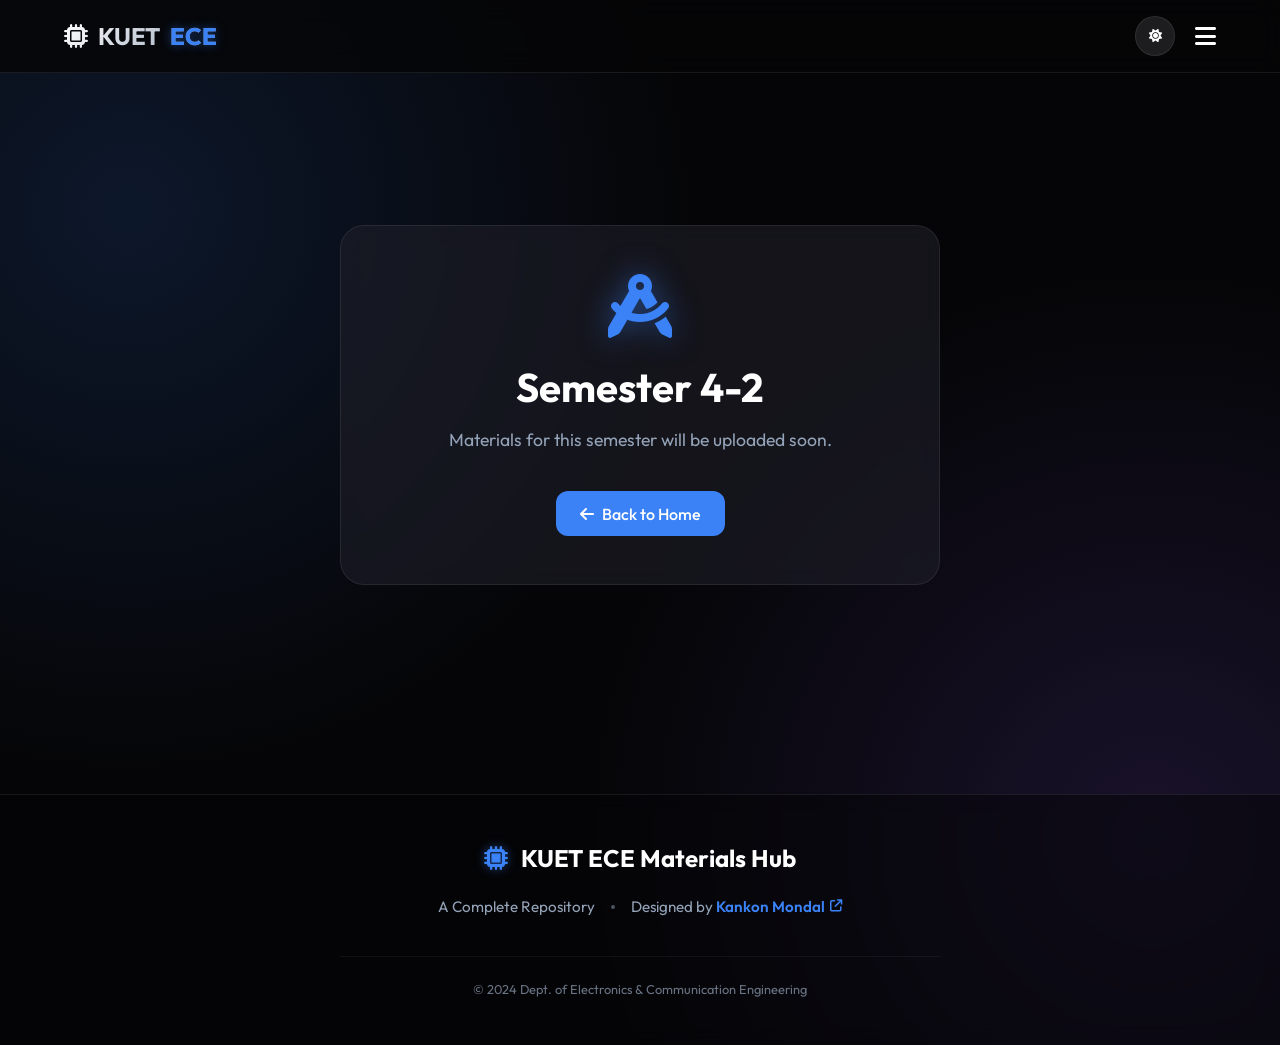
<file: pages/semester-4-2.html>
<!DOCTYPE html>
<html lang="en">
<head>
    <meta charset="UTF-8">
    <meta name="viewport" content="width=device-width, initial-scale=1.0">
    <title>Semester 4-2 | Coming Soon</title>
    <meta name="description" content="A centralized collection of study materials for KUET Electronics and Communication Engineering.">
    <meta property="og:title" content="KUET ECE Materials Hub">
    <meta property="og:description" content="Access lecture notes, books, and question banks for KUET ECE.">
    <meta property="og:type" content="website">
    <meta name="theme-color" content="#3b82f6">
    <link rel="icon" href="../assets/favicon.ico" type="image/x-icon">
    <link rel="preconnect" href="https://fonts.googleapis.com">
    <link rel="preconnect" href="https://fonts.gstatic.com" crossorigin>
    <link href="https://fonts.googleapis.com/css2?family=Inter:wght@400;500;600;700&family=Outfit:wght@400;500;700&display=swap" rel="stylesheet">
    <link rel="stylesheet" href="../css/style.css">
    <link rel="stylesheet" href="https://cdnjs.cloudflare.com/ajax/libs/font-awesome/6.4.0/css/all.min.css">
</head>
<body>

    <header>
        <a href="../index.html" class="logo">
            <i class="fa-solid fa-microchip"></i>
            KUET <span>ECE</span>
        </a>
        <nav class="main-nav">
            <div class="nav-links">
                <a href="../index.html">Home</a>
                <a href="semester-1-1.html">Semester 1-1</a>
                <a href="semester-1-2.html">Semester 1-2</a>
                <a href="semester-2-1.html">Semester 2-1</a>
                <a href="semester-2-2.html">Semester 2-2</a>
                <a href="semester-3-1.html">Semester 3-1</a>
                <a href="semester-3-2.html">Semester 3-2</a>
                <a href="semester-4-1.html">Semester 4-1</a>
                <a href="semester-4-2.html" class="active">Semester 4-2</a>
            </div>
            <div class="nav-actions">
                <button class="theme-toggle" onclick="toggleTheme()" aria-label="Toggle Dark Mode">
                    <i class="fa-solid fa-sun"></i>
                </button>
                <button class="mobile-menu-btn" onclick="toggleMobileMenu()" aria-label="Toggle Menu">
                    <i class="fa-solid fa-bars"></i>
                </button>
            </div>
        </nav>
    </header>

    <main class="center-main">
        <div class="coming-soon-page">
            <i class="fa-solid fa-compass-drafting coming-soon-icon"></i>
            <h2>Semester 4-2</h2>
            <p>Materials for this semester will be uploaded soon.</p>
            <a href="../index.html" class="btn-back"><i class="fa-solid fa-arrow-left"></i> Back to Home</a>
        </div>
    </main>

    <footer>
        <div class="footer-content">
            <div class="footer-logo">
                <i class="fa-solid fa-microchip"></i>
                <span>KUET ECE Materials Hub</span>
            </div>
            
            <div class="footer-links">
                <p>A Complete Repository</p>
                <span class="separator"></span>
                <p>Designed by <a href="https://facebook.com/kankonnil" target="_blank" class="designer-link">Kankon Mondal <i class="fa-solid fa-arrow-up-right-from-square"></i></a></p>
            </div>

            <div class="footer-bottom">
                &copy; 2024 Dept. of Electronics & Communication Engineering
            </div>
        </div>
    </footer>

    <script src="../js/script.js"></script>
    <button id="scrollTopBtn" class="scroll-top-btn" onclick="scrollToTop()" aria-label="Scroll to top">
        <i class="fa-solid fa-arrow-up"></i>
    </button>
</body>
</html>
</file>
<file: css/style.css>
:root {
    --bg-color: #050507;
    --card-bg: rgba(30, 30, 40, 0.6);
    --primary: #3b82f6;
    --accent: #8b5cf6;
    --text-main: #ffffff;
    --text-muted: #94a3b8;
    --glass-border: rgba(255, 255, 255, 0.08);
    --glow: 0 0 20px rgba(59, 130, 246, 0.3);
    --transition: all 0.3s cubic-bezier(0.4, 0, 0.2, 1);
    --ece-color: #00f0ff;
}

* {
    margin: 0;
    padding: 0;
    box-sizing: border-box;
    font-family: 'Outfit', 'Inter', sans-serif;
}

body {
    background-color: var(--bg-color);
    color: var(--text-main);
    background-image: 
        radial-gradient(circle at 10% 20%, rgba(59, 130, 246, 0.15) 0%, transparent 40%),
        radial-gradient(circle at 90% 80%, rgba(139, 92, 246, 0.15) 0%, transparent 40%);
    min-height: 100vh;
    overflow-x: hidden;
}

/* Scrollbar */
::-webkit-scrollbar {
    width: 8px;
}
::-webkit-scrollbar-track {
    background: var(--bg-color);
}
::-webkit-scrollbar-thumb {
    background: #333;
    border-radius: 4px;
}
::-webkit-scrollbar-thumb:hover {
    background: var(--primary);
}

/* Header */
header {
    position: fixed;
    top: 0;
    width: 100%;
    padding: 1rem 5%;
    display: flex;
    justify-content: space-between;
    align-items: center;
    background: rgba(5, 5, 7, 0.8);
    backdrop-filter: blur(12px);
    border-bottom: 1px solid var(--glass-border);
    z-index: 100;
    transition: var(--transition);
}

header.scrolled {
    padding: 0.6rem 5%;
    background: rgba(5, 5, 7, 0.95);
    box-shadow: 0 10px 30px rgba(0, 0, 0, 0.5);
    border-bottom: 1px solid rgba(255, 255, 255, 0.1);
}

[data-theme="light"] header.scrolled {
    background: rgba(255, 255, 255, 0.95);
    box-shadow: 0 10px 20px rgba(0, 0, 0, 0.05);
    border-bottom: 1px solid rgba(0, 0, 0, 0.1);
}

.logo {
    font-size: 1.5rem;
    font-weight: 700;
    background: linear-gradient(135deg, #fff, var(--text-muted));
    background-clip: text;
    -webkit-background-clip: text;
    -webkit-text-fill-color: transparent;
    display: flex;
    align-items: center;
    gap: 10px;
    text-decoration: none;
}

.logo span {
    color: var(--primary);
    -webkit-text-fill-color: initial;
    text-shadow: 0 0 10px rgba(59, 130, 246, 0.5);
}

.main-nav {
    display: flex;
    align-items: center;
    gap: 20px;
}

.nav-links {
    display: none; /* Hide nav by default, toggle with hamburger */
    position: absolute;
    top: 100%;
    right: 5%;
    left: auto;
    width: 250px;
    background: rgba(15, 15, 20, 0.95);
    backdrop-filter: blur(15px);
    flex-direction: column;
    padding: 1rem;
    border: 1px solid var(--glass-border);
    border-top: none;
    border-radius: 0 0 16px 16px;
    gap: 5px;
    box-shadow: 0 10px 30px rgba(0, 0, 0, 0.5);
}

.nav-links.active {
    display: flex;
}

.nav-links a {
    color: var(--text-muted);
    text-decoration: none;
    font-size: 0.95rem;
    font-weight: 500;
    transition: var(--transition);
    padding: 0.8rem 1rem;
    border-radius: 8px;
    width: 100%;
    text-align: left;
}

.nav-links a:hover,
.nav-links a.active {
    color: var(--text-main);
    background: rgba(255, 255, 255, 0.05);
}

[data-theme="light"] .nav-links {
    background: rgba(255, 255, 255, 0.95);
}

[data-theme="light"] .nav-links a:hover,
[data-theme="light"] .nav-links a.active {
    color: var(--primary);
    background: rgba(0, 0, 0, 0.05);
}

.nav-actions {
    display: flex;
    align-items: center;
    gap: 10px;
}

.mobile-menu-btn {
    display: block;
    background: none;
    border: none;
    color: var(--text-main);
    font-size: 1.5rem;
    cursor: pointer;
    margin-left: 10px;
}

/* Main Layout */
main {
    margin-top: 80px;
    padding: 2rem 5%;
    max-width: 1400px;
    margin-left: auto;
    margin-right: auto;
    min-height: calc(100vh - 140px);
}

/* Hero Section */
.hero {
    text-align: center;
    padding: 4rem 0 6rem;
    position: relative;
    animation: fadeIn 0.8s ease-out;
}

.hero h1 {
    font-size: 3.5rem;
    margin-bottom: 1rem;
    line-height: 1.2;
}

.hero h1 .highlight {
    color: var(--ece-color);
    text-shadow: 0 0 20px rgba(0, 240, 255, 0.3);
}

.hero p {
    color: var(--text-muted);
    font-size: 1.2rem;
    max-width: 600px;
    margin: 0 auto 2rem;
}

/* Grid System */
.subject-grid {
    display: grid;
    grid-template-columns: repeat(auto-fit, minmax(300px, 1fr));
    gap: 2rem;
    margin-bottom: 4rem;
}

.card {
    background: var(--card-bg);
    border: 1px solid var(--glass-border);
    border-radius: 20px;
    padding: 2rem;
    transition: var(--transition);
    cursor: pointer;
    position: relative;
    overflow: hidden;
    backdrop-filter: blur(10px);
}

.card::before {
    content: '';
    position: absolute;
    top: 0;
    left: 0;
    width: 100%;
    height: 100%;
    background: linear-gradient(45deg, transparent, rgba(255, 255, 255, 0.03), transparent);
    transform: translateX(-100%);
    transition: 0.5s;
}

.card:hover {
    transform: translateY(-5px);
    border-color: var(--primary);
    box-shadow: 0 10px 30px -10px rgba(0, 0, 0, 0.5);
}

.card:hover::before {
    transform: translateX(100%);
}

.card-icon {
    width: 50px;
    height: 50px;
    background: rgba(59, 130, 246, 0.1);
    border-radius: 12px;
    display: flex;
    align-items: center;
    justify-content: center;
    margin-bottom: 1.5rem;
    color: var(--primary);
    font-size: 1.5rem;
}

.card h3 {
    font-size: 1.5rem;
    margin-bottom: 0.5rem;
}

.card p {
    color: var(--text-muted);
    font-size: 0.9rem;
}

.card .tags {
    margin-top: 1.5rem;
    display: flex;
    gap: 0.5rem;
    flex-wrap: wrap;
}

.tag {
    font-size: 0.75rem;
    padding: 0.3rem 0.8rem;
    background: rgba(255, 255, 255, 0.05);
    border-radius: 20px;
    border: 1px solid var(--glass-border);
    color: var(--text-muted);
}

/* Hub Layout */
.hub-hero {
    padding: 3rem 0 5rem;
}

.hub-grid {
    display: grid;
    grid-template-columns: repeat(auto-fill, minmax(280px, 1fr));
    gap: 2rem;
    margin-bottom: 4rem;
}

@keyframes slideUpFade {
    from {
        opacity: 0;
        transform: translateY(30px);
    }
    to {
        opacity: 1;
        transform: translateY(0);
    }
}

.hub-card {
    background: var(--card-bg);
    border: 1px solid var(--glass-border);
    border-radius: 20px;
    padding: 2rem;
    transition: var(--transition);
    cursor: pointer;
    position: relative;
    overflow: hidden;
    backdrop-filter: blur(10px);
    text-decoration: none;
    color: var(--text-main);
    display: flex;
    flex-direction: column;
    opacity: 0;
    animation: slideUpFade 0.6s cubic-bezier(0.16, 1, 0.3, 1) forwards;
}

.hub-card:nth-child(1) { animation-delay: 0.05s; }
.hub-card:nth-child(2) { animation-delay: 0.1s; }
.hub-card:nth-child(3) { animation-delay: 0.15s; }
.hub-card:nth-child(4) { animation-delay: 0.2s; }
.hub-card:nth-child(5) { animation-delay: 0.25s; }
.hub-card:nth-child(6) { animation-delay: 0.3s; }
.hub-card:nth-child(7) { animation-delay: 0.35s; }
.hub-card:nth-child(8) { animation-delay: 0.4s; }

.hub-card:hover {
    transform: translateY(-5px);
    border-color: var(--primary);
    box-shadow: 0 10px 30px -10px rgba(0, 0, 0, 0.5);
}

.hub-card-header {
    display: flex;
    justify-content: space-between;
    align-items: flex-start;
    margin-bottom: 1.5rem;
}

.hub-card-icon {
    width: 50px;
    height: 50px;
    background: rgba(59, 130, 246, 0.1);
    border-radius: 12px;
    display: flex;
    align-items: center;
    justify-content: center;
    color: var(--primary);
    font-size: 1.5rem;
}

.hub-card h3 {
    font-size: 1.4rem;
    margin-bottom: 0.5rem;
}

.hub-card p {
    color: var(--text-muted);
    font-size: 0.95rem;
    line-height: 1.4;
    flex-grow: 1;
}

.status-badge {
    font-size: 0.75rem;
    padding: 0.3rem 0.8rem;
    border-radius: 20px;
    font-weight: 600;
}

.status-badge.available {
    background: rgba(34, 197, 94, 0.1);
    color: #22c55e;
    border: 1px solid rgba(34, 197, 94, 0.2);
}

.status-badge.upcoming {
    background: rgba(245, 158, 11, 0.1);
    color: #f59e0b;
    border: 1px solid rgba(245, 158, 11, 0.2);
}

[data-theme="light"] .status-badge.available {
    background: #dcfce7;
    color: #166534;
}

[data-theme="light"] .status-badge.upcoming {
    background: #fef3c7;
    color: #92400e;
}

/* Coming Soon Pages */
.center-main {
    display: flex;
    align-items: center;
    justify-content: center;
    min-height: calc(100vh - 250px);
}

.coming-soon-page {
    text-align: center;
    animation: fadeIn 0.8s ease-out;
    padding: 3rem;
    background: var(--card-bg);
    border: 1px solid var(--glass-border);
    border-radius: 24px;
    backdrop-filter: blur(10px);
    max-width: 600px;
    width: 100%;
}

.coming-soon-icon {
    font-size: 4rem;
    color: var(--primary);
    margin-bottom: 1.5rem;
    filter: drop-shadow(0 0 15px rgba(59, 130, 246, 0.5));
    animation: float 3s ease-in-out infinite;
}

.coming-soon-page h2 {
    font-size: 2.5rem;
    margin-bottom: 1rem;
    color: var(--text-main);
}

.coming-soon-page p {
    color: var(--text-muted);
    font-size: 1.1rem;
    margin-bottom: 2.5rem;
}

.btn-back {
    display: inline-flex;
    align-items: center;
    gap: 8px;
    background: var(--primary);
    color: #fff;
    padding: 0.8rem 1.5rem;
    border-radius: 12px;
    text-decoration: none;
    font-weight: 500;
    transition: var(--transition);
}

.btn-back:hover {
    background: var(--accent);
    transform: translateY(-2px);
    box-shadow: 0 10px 20px -10px var(--accent);
}

@keyframes float {
    0% { transform: translateY(0px); }
    50% { transform: translateY(-10px); }
    100% { transform: translateY(0px); }
}

/* Viewer Modal/Section (Hidden by default) */
.resource-viewer {
    position: fixed;
    top: 0;
    left: 0;
    width: 100%;
    height: 100%;
    background: rgba(0, 0, 0, 0.8);
    backdrop-filter: blur(5px);
    z-index: 1000;
    display: none;
    opacity: 0;
    transition: opacity 0.3s ease;
    align-items: center;
    justify-content: center;
}

.resource-viewer.active {
    display: flex;
    opacity: 1;
}

.viewer-content {
    width: 90%;
    height: 90%;
    max-width: 1200px;
    background: #111;
    border-radius: 20px;
    border: 1px solid var(--glass-border);
    display: flex;
    flex-direction: column;
    overflow: hidden;
    box-shadow: 0 25px 50px -12px rgba(0, 0, 0, 0.5);
    animation: scaleIn 0.3s ease;
}

.viewer-header {
    padding: 1.5rem;
    border-bottom: 1px solid var(--glass-border);
    display: flex;
    justify-content: space-between;
    align-items: center;
    background: rgba(20, 20, 30, 0.9);
}

.close-btn {
    background: none;
    border: none;
    color: var(--text-muted);
    font-size: 1.5rem;
    cursor: pointer;
    transition: 0.2s;
}

.close-btn:hover {
    color: #fff;
}

.viewer-tabs {
    display: flex;
    gap: 1rem;
    padding: 1rem 1.5rem;
    background: rgba(255, 255, 255, 0.02);
}

.tab-btn {
    background: none;
    border: none;
    color: var(--text-muted);
    padding: 0.5rem 1rem;
    cursor: pointer;
    font-size: 0.9rem;
    border-radius: 8px;
    transition: 0.2s;
}

.tab-btn.active {
    background: var(--primary);
    color: #fff;
}

.drive-frame {
    flex: 1;
    width: 100%;
    border: none;
    background: #ffffff;
}

.drive-frame.inverted {
    filter: invert(1) hue-rotate(180deg);
}

/* Animations */
@keyframes fadeIn {
    from { opacity: 0; transform: translateY(20px); }
    to { opacity: 1; transform: translateY(0); }
}

@keyframes scaleIn {
    from { opacity: 0; transform: scale(0.95); }
    to { opacity: 1; transform: scale(1); }
}

/* Footer */
/* Footer */
footer {
    border-top: 1px solid var(--glass-border);
    background: rgba(5, 5, 7, 0.5); /* Semi-transparent dark for default */
    backdrop-filter: blur(10px);
    margin-top: 4rem;
}

.footer-content {
    max-width: 1200px;
    margin: 0 auto;
    padding: 3rem 1.5rem;
    display: flex;
    flex-direction: column;
    align-items: center;
    gap: 1.5rem;
    text-align: center;
}

.footer-logo {
    display: flex;
    align-items: center;
    gap: 0.8rem;
    font-size: 1.5rem;
    font-weight: 700;
    color: var(--text-main);
}

.footer-logo i {
    color: var(--primary);
    filter: drop-shadow(0 0 5px rgba(59, 130, 246, 0.5));
}

.footer-links {
    display: flex;
    align-items: center;
    gap: 1rem;
    flex-wrap: wrap;
    justify-content: center;
    color: var(--text-muted);
    font-size: 0.95rem;
}

.separator {
    width: 4px;
    height: 4px;
    background: var(--text-muted);
    border-radius: 50%;
    opacity: 0.5;
}

.designer-link {
    color: var(--primary);
    text-decoration: none;
    font-weight: 600;
    transition: var(--transition);
    display: inline-flex;
    align-items: center;
    gap: 5px;
}

.designer-link:hover {
    color: var(--accent);
    text-decoration: underline;
    text-underline-offset: 4px;
}

.designer-link i {
    font-size: 0.8em;
}

.footer-bottom {
    font-size: 0.8rem;
    color: var(--text-muted);
    opacity: 0.7;
    margin-top: 1rem;
    padding-top: 1.5rem;
    border-top: 1px solid var(--glass-border);
    width: 100%;
    max-width: 600px;
}

/* Badge for user */
.user-badge {
    position: absolute;
    top: 1rem;
    right: 1rem;
    background: rgba(0, 240, 255, 0.1);
    color: var(--ece-color);
    padding: 0.5rem 1rem;
    border-radius: 20px;
    font-size: 0.8rem;
    border: 1px solid rgba(0, 240, 255, 0.2);
}

/* Scroll to top button */
.scroll-top-btn {
    position: fixed;
    bottom: 30px;
    right: 30px;
    width: 50px;
    height: 50px;
    background: var(--primary);
    color: #fff;
    border: none;
    border-radius: 50%;
    font-size: 1.2rem;
    cursor: pointer;
    display: flex;
    align-items: center;
    justify-content: center;
    box-shadow: 0 10px 20px -5px rgba(59, 130, 246, 0.5);
    opacity: 0;
    visibility: hidden;
    transform: translateY(20px);
    transition: var(--transition);
    z-index: 999;
}

.scroll-top-btn.visible {
    opacity: 1;
    visibility: visible;
    transform: translateY(0);
}

.scroll-top-btn:hover {
    background: var(--accent);
    transform: translateY(-5px);
    box-shadow: 0 15px 25px -5px rgba(139, 92, 246, 0.5);
}

/* Mobile Responsiveness */
/* Mobile menu styles moved to global scope */

@media (max-width: 768px) {
    header {
        padding: 1rem;
    }

    .hero h1 {
        font-size: 2.5rem;
    }

    .subject-grid {
        grid-template-columns: 1fr;
    }

    .viewer-content {
        width: 100%;
        height: 100%;
        border-radius: 0;
        border: none;
    }

    .viewer-header {
        padding: 1rem;
    }
    
    .viewer-header h2 {
        font-size: 1.2rem;
    }

    .viewer-tabs {
        padding: 0.5rem;
        flex-wrap: wrap; /* Allow wrapping to multiple lines */
        justify-content: center;
        overflow-x: visible; /* Remove horizontal scroll */
        gap: 0.5rem;
    }
    
    .viewer-tabs::-webkit-scrollbar {
        display: none; /* Hide scrollbar */
    }

    .tab-btn {
        flex: 1 1 calc(33% - 10px); /* 3 items per row approx, or auto wrap */
        min-width: 100px;
        text-align: center;
        white-space: normal; /* Allow text to wrap to 2 lines */
        line-height: 1.2;
        padding: 0.8rem 0.5rem;
        display: flex;
        align-items: center;
        justify-content: center;
        height: auto;
    }
}
/* Light Mode Override */
[data-theme="light"] {
    --bg-color: #f8fafc;
    --card-bg: rgba(255, 255, 255, 0.9);
    --primary: #2563eb;
    --accent: #7c3aed;
    --text-main: #0f172a;
    --text-muted: #64748b;
    --glass-border: rgba(0, 0, 0, 0.08); /* More subtle border */
    --glow: 0 0 20px rgba(37, 99, 235, 0.15);
    --ece-color: #0284c7;
}

/* Light mode specific adjustments */
[data-theme="light"] .logo span {
    text-shadow: none;
}

[data-theme="light"] header {
    background: rgba(255, 255, 255, 0.85); /* Light glass */
}

[data-theme="light"] .user-badge {
    background: rgba(2, 132, 199, 0.1);
    color: var(--ece-color);
    border: 1px solid rgba(2, 132, 199, 0.2);
}

[data-theme="light"] .card {
    box-shadow: 0 4px 6px -1px rgba(0, 0, 0, 0.05);
}

[data-theme="light"] .card:hover {
    box-shadow: 0 20px 25px -5px rgba(0, 0, 0, 0.1), 0 10px 10px -5px rgba(0, 0, 0, 0.04);
}

[data-theme="light"] .viewer-content {
    background: #ffffff;
    box-shadow: 0 25px 50px -12px rgba(0, 0, 0, 0.15);
}

[data-theme="light"] .viewer-header {
    background: rgba(248, 250, 252, 0.95);
    border-bottom: 1px solid rgba(0, 0, 0, 0.05);
}

[data-theme="light"] .viewer-tabs {
    background: rgba(0, 0, 0, 0.02);
}

[data-theme="light"] .tag {
    background: rgba(0, 0, 0, 0.04);
    border-color: rgba(0,0,0,0.05);
}

[data-theme="light"] footer {
    background: rgba(255, 255, 255, 0.85);
}

/* The toggle button style */
.theme-toggle {
    background: rgba(255, 255, 255, 0.1);
    border: 1px solid var(--glass-border);
    color: var(--text-main);
    width: 40px;
    height: 40px;
    border-radius: 50%;
    display: flex;
    align-items: center;
    justify-content: center;
    cursor: pointer;
    transition: var(--transition);
    margin-left: 1rem;
}

.theme-toggle:hover {
    background: var(--primary);
    color: white;
    transform: rotate(15deg);
}

[data-theme="light"] .theme-toggle {
    background: rgba(0, 0, 0, 0.05);
}
</file>
